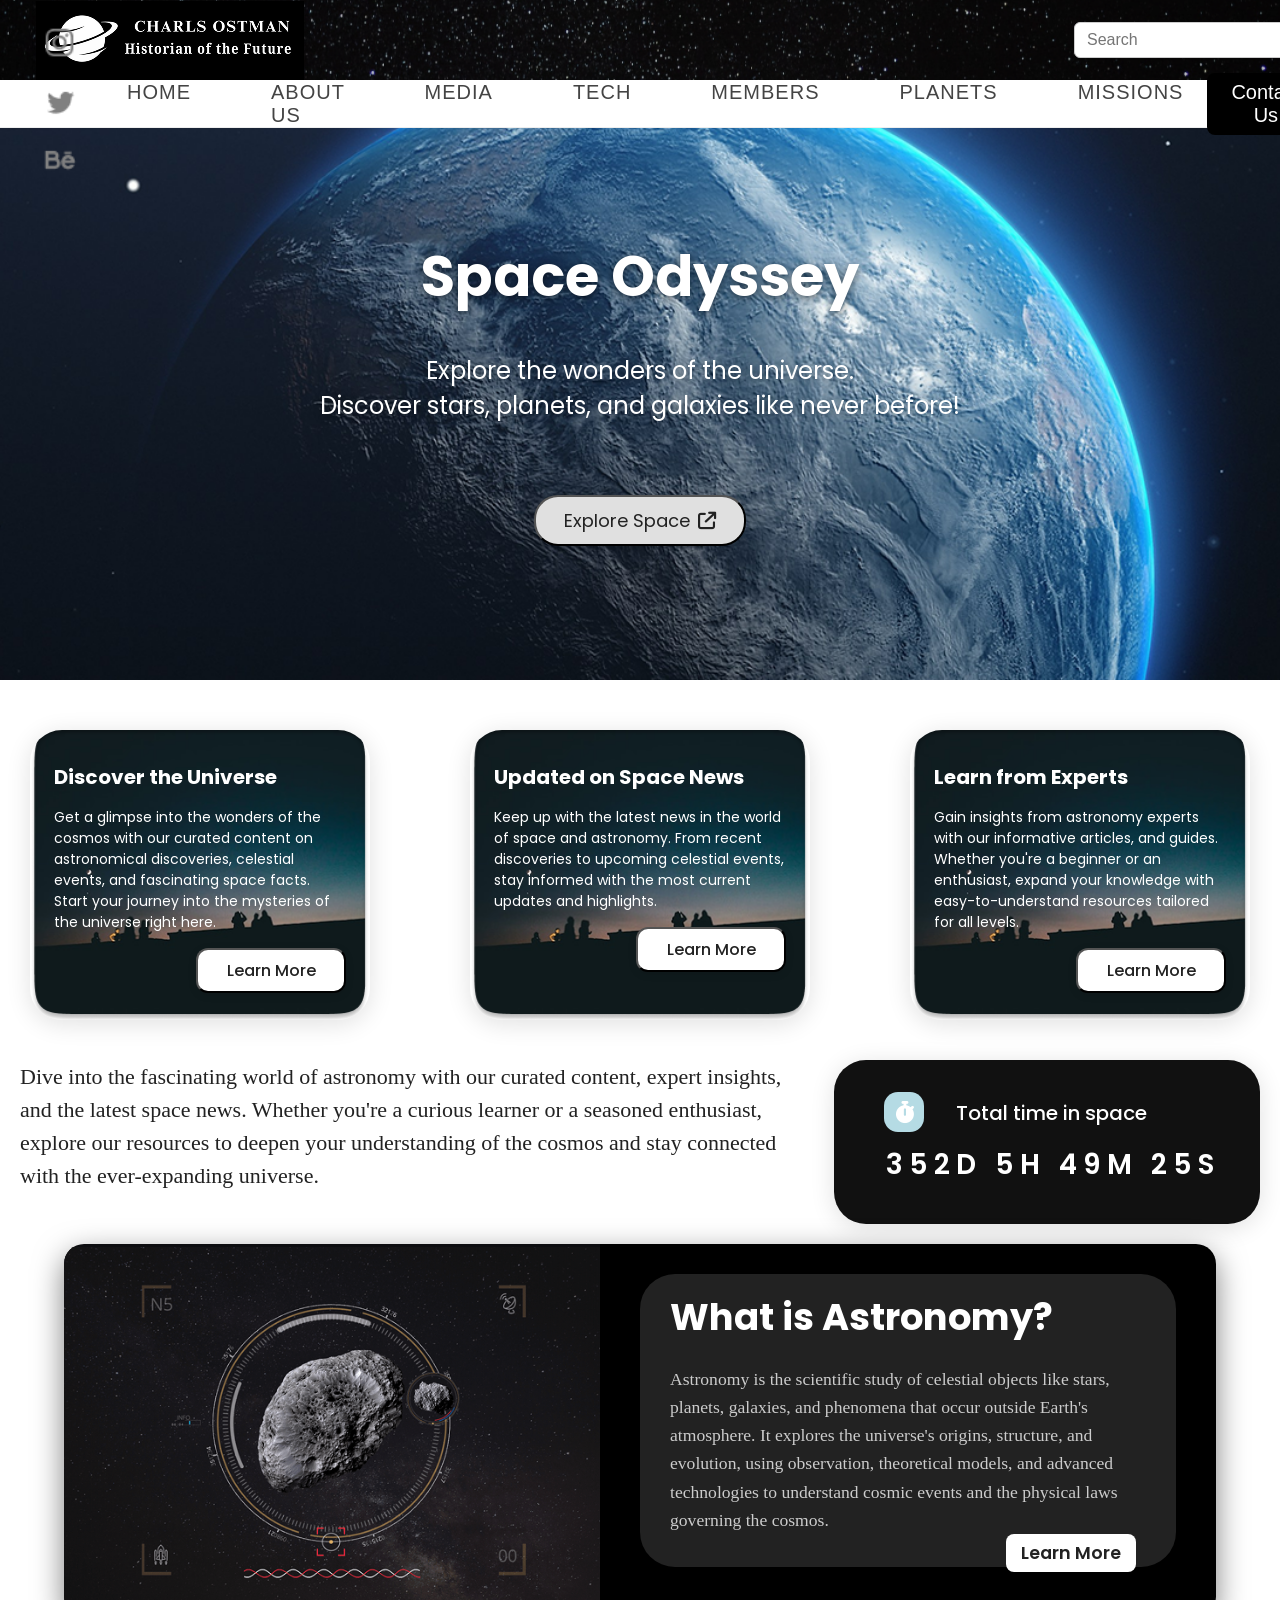
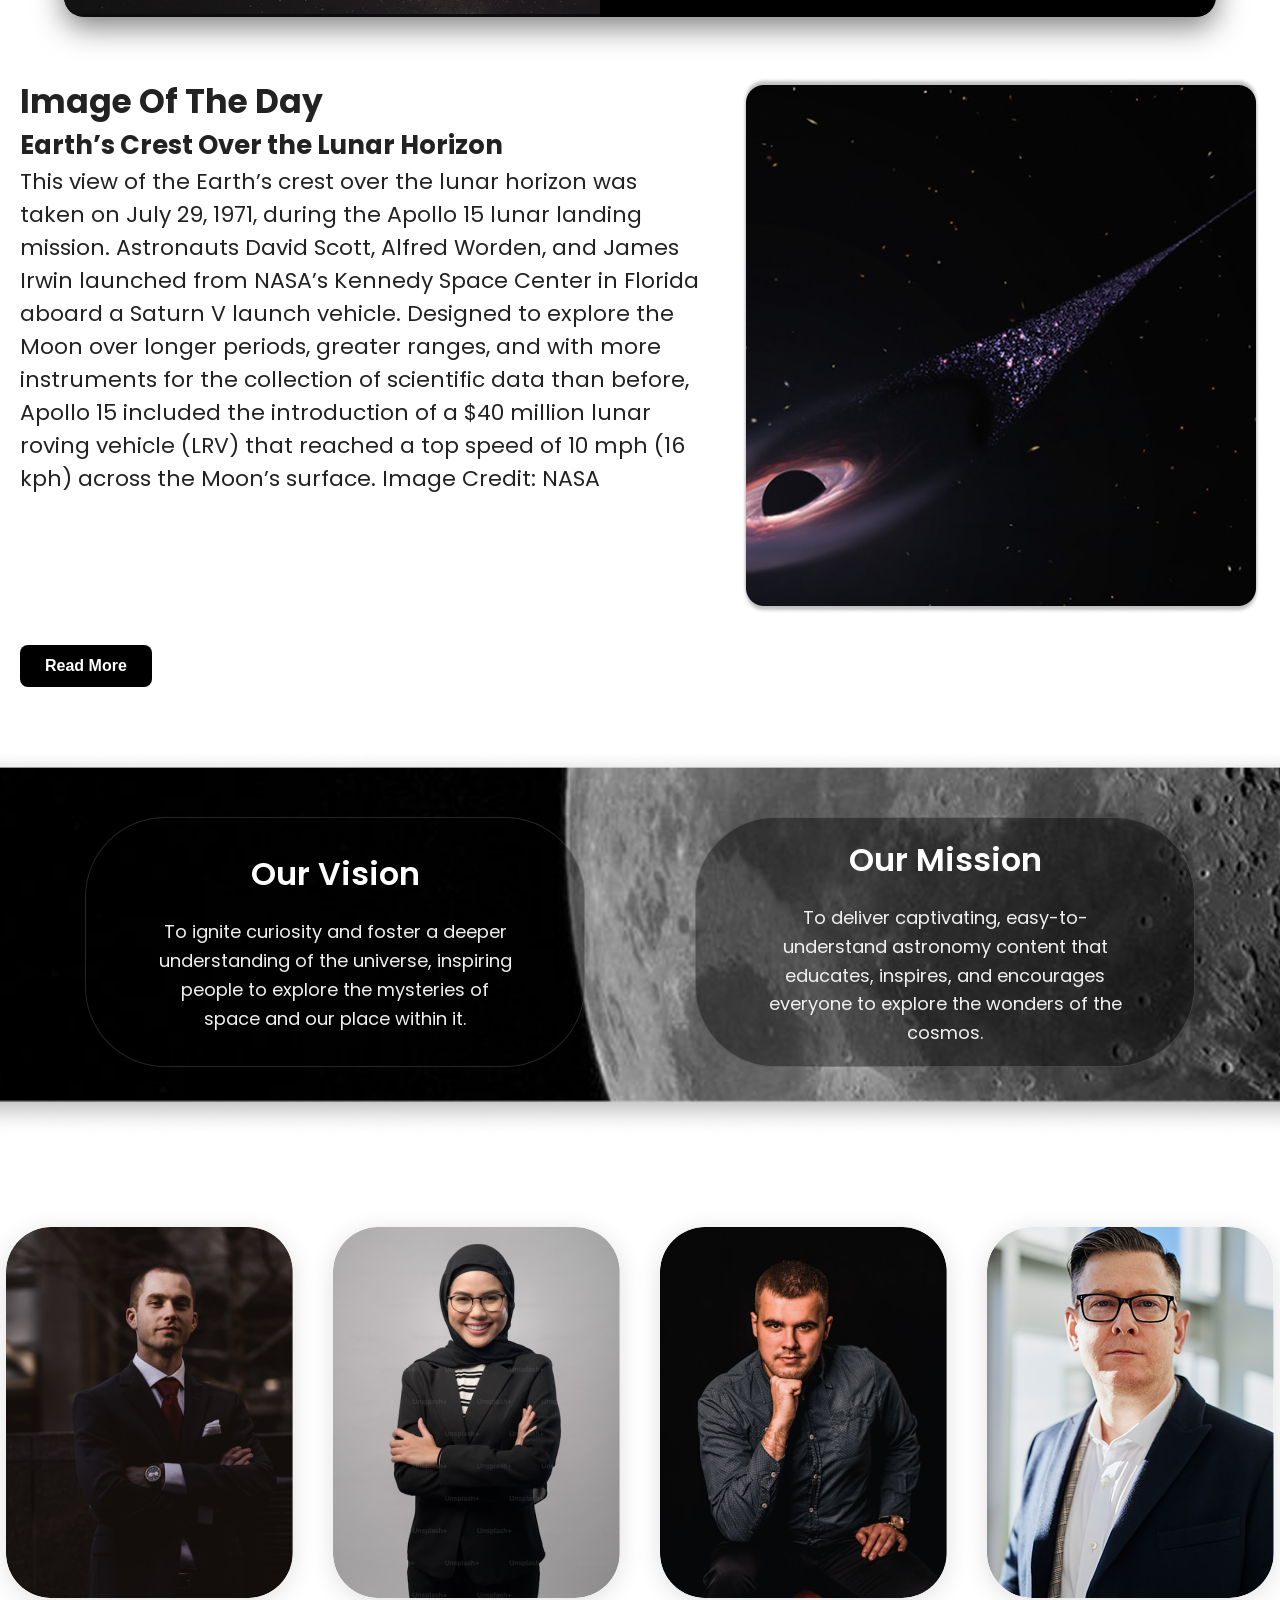
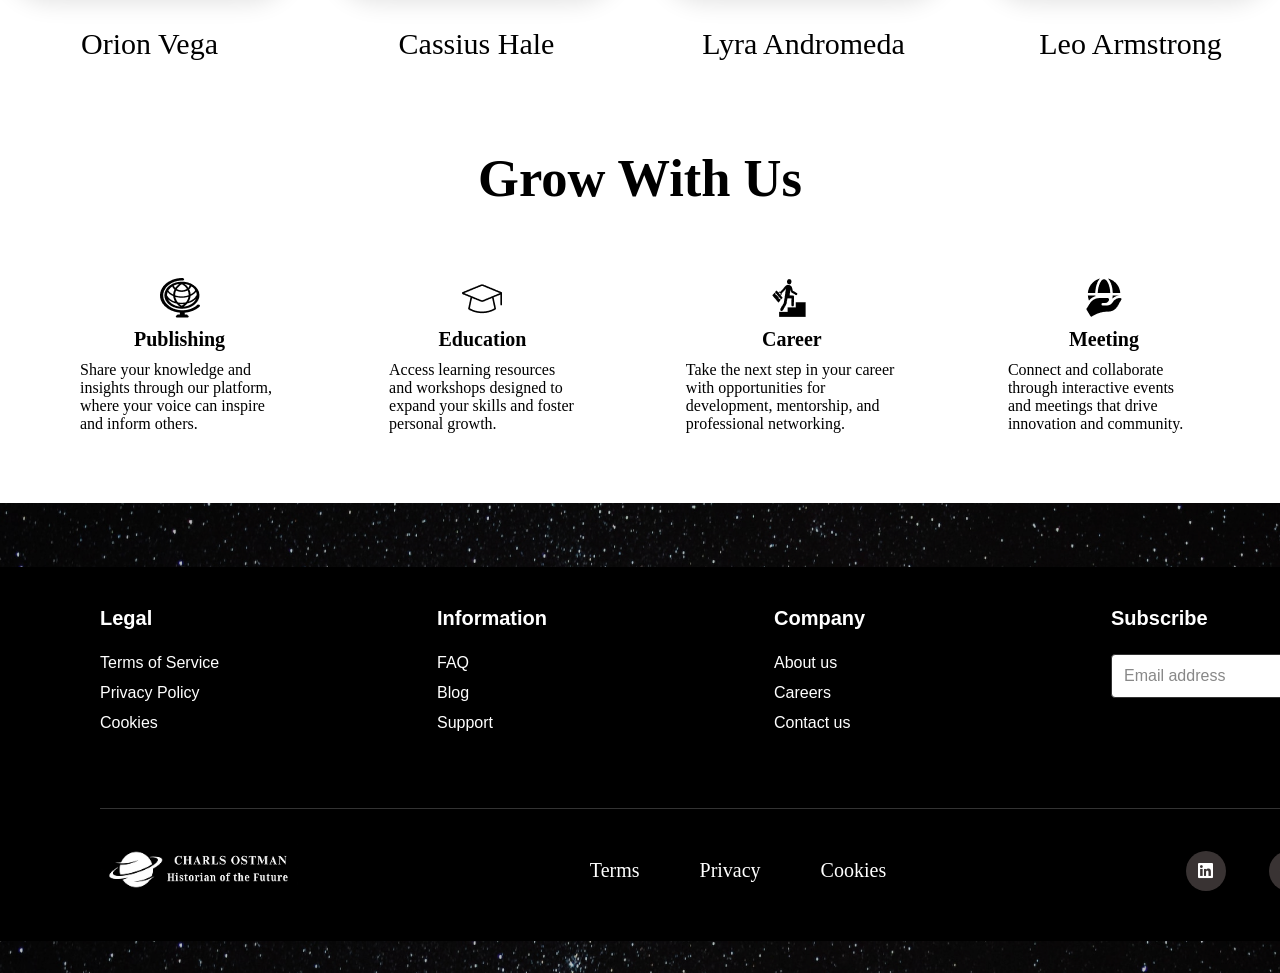
<file: index.html>
<!DOCTYPE html>
<html lang="en">
<head>
    <meta charset="UTF-8">
    <meta name="viewport" content="width=device-width, initial-scale=1.0">
     <link rel="stylesheet" href="css/style.css">
     <link rel="stylesheet" href="https://cdnjs.cloudflare.com/ajax/libs/font-awesome/6.5.1/css/all.min.css" integrity="sha512-..." crossorigin="anonymous" referrerpolicy="no-referrer" />
     <link rel="preconnect" href="https://fonts.googleapis.com">
     <link rel="preconnect" href="https://fonts.gstatic.com" crossorigin>
     <link href="https://fonts.googleapis.com/css2?family=Poppins:wght@500;600&display=swap" rel="stylesheet">
    <title>Space Odyssey</title>
</head>
<body>
    <header>
  <div class="navbar-top">
    <img src="assets/logo.png" alt="logo" class="navbar-logo">
    <div class="navbar-center">
      <input type="text" placeholder="Search" class="navbar-input">
    </div>
    <p class="navbar-lang">English
         <img src="assets/Icon pack.png" alt="arrow" class="navbar-arrow">
    </p>
    <div class="navbar-icons">
      <img src="assets/notification.png" alt="bell" class="navbar-bell">
      <img src="assets/Ellipse 1.png" alt="avatar" class="navbar-ellipse">
    </div>
  </div>

  <div class="navbar-bottom">
    <div class="navbar-social">
      <img src="assets/instagram.png" alt="instagram">
      <img src="assets/twitter.png" alt="twitter">
      <img src="assets/be.png" alt="behance">
    </div>

    <nav class="navbar-menu">
      <a href="index.html">HOME</a>
      <a href="about.html">ABOUT US</a>
      <a href="#">MEDIA</a>
      <a href="#">TECH</a>
      <a href="#">MEMBERS</a>
      <a href="planets.html">PLANETS</a>
      <a href="missions.html">MISSIONS</a>
    </nav>
    <button class="navbar-contact"><a href="contact_us.html">Contact Us</a></button>
  </div>
</header>

<section class="banner">
  <div class="banner-content">
    <h1>Space Odyssey</h1>
    <p>Explore the wonders of the universe.<br>
       Discover stars, planets, and galaxies like never before!</p>
    <button class="banner-btn">
      Explore Space <i class="fa fa-arrow-up-right-from-square"></i>
    </button>
  </div>
</section>

<section class="features">
  <div class="features-cards">
    <div class="feature-card">
      <h2>Discover the Universe</h2>
      <p>
        Get a glimpse into the wonders of the cosmos with our curated content on astronomical discoveries, celestial events, and fascinating space facts. Start your journey into the mysteries of the universe right here.
      </p>
      <button class="feature-btn">Learn More</button>
    </div>

    <div class="feature-card">
      <h2>Updated on Space News</h2>
      <p>
        Keep up with the latest news in the world of space and astronomy. From recent discoveries to upcoming celestial events, stay informed with the most current updates and highlights.
      </p>
      <button class="feature-btn">Learn More</button>
    </div>

    <div class="feature-card">
      <h2>Learn from Experts</h2>
      <p>
      Gain insights from astronomy experts with our informative articles, and guides. Whether you're a beginner or an enthusiast, expand your knowledge with easy-to-understand resources tailored for all levels.
      </p>
      <button class="feature-btn">Learn More</button>
    </div>
  </div>

     <div class="features-container">
     <div class="features-description">
        Dive into the fascinating world of astronomy with our curated content, expert insights, and the latest space news. Whether you're a curious learner or a seasoned enthusiast, explore our resources to deepen your understanding of the cosmos and stay connected with the ever-expanding universe.
     </div>
     <div class="features-time">
        <div class="features-time-card">
            <span class="features-time-icon"><i class="fa-solid fa-stopwatch"></i></span>
            <div class="features-content">
                <span class="features-time-title">Total time in space</span>
                <span class="features-time-value">352D 5H 49M 25S</span>
            </div>
        </div>
      </div>
    </div>

    <section class="astronomy-section">
    <div class="column visual-column">
        <img src="assets/Astro_Kit_NASA.png" alt="Visuel d'un astéroïde dans l'espace" class="asteroid-image">
        </div>
    <div class="column content-column">
        <div class="content-card">
            <h1>What is Astronomy?</h1>
            <p>Astronomy is the scientific study of celestial objects like stars, planets, galaxies, and phenomena that occur outside Earth's atmosphere. It explores the universe's origins, structure, and evolution, using observation, theoretical models, and advanced technologies to understand cosmic events and the physical laws governing the cosmos.</p>
            <button class="learn-more-button">Learn More</button>
        </div>
    </div>
</section>

 <div class="features-container-day">
     <div class="features-description-day">
        <h2>Image Of The Day</h2>
        <h3>Earth’s Crest Over the Lunar Horizon</h3>
        <p>This view of the Earth’s crest over the lunar horizon was taken on July 29, 1971, during the Apollo 15 lunar landing mission. Astronauts David Scott, Alfred Worden, and James Irwin launched from NASA’s Kennedy Space Center in Florida aboard a Saturn V launch vehicle.
        Designed to explore the Moon over longer periods, greater ranges, and with more instruments for the collection of scientific data than before, Apollo 15 included the introduction of a $40 million lunar roving vehicle (LRV) that reached a top speed of 10 mph (16 kph) across the Moon’s surface.
         Image Credit: NASA</p>
        <button class="read-more-button-day">Read More</button>
     </div>

     <div class="features-time-day">
        <div class="features-card">
           <img src="assets/Frame.png" alt="frame">
        </div>
      </div>
    </div>
   
    <section class="vision-mission-section">
        <div class="vm-card vm-vision">
            <h2>Our Vision</h2>
            <p>
                To ignite curiosity and foster a deeper understanding of the universe, inspiring
                people to explore the mysteries of space and our place within it.
            </p>
        </div>
        
        <div class="vm-card vm-mission">
            <h2>Our Mission</h2>
            <p>
                To deliver captivating, easy-to-understand astronomy content that educates, inspires,
                and encourages everyone to explore the wonders of the cosmos.
            </p>
        </div>
    </section>

  <div class="features-profils">
    <div class="feature-profil1">
        <div class="profil-info">
                <h3>Orion Vega</h3>
            </div>
    </div>
    <div class="feature-profil2">
        <div class="profil-info">
                <h3>Cassius Hale</h3>
            </div>
    </div>
    <div class="feature-profil3">
        <div class="profil-info">
                <h3>Lyra Andromeda</h3>
            </div>
    </div>
    <div class="feature-profil4">
        <div class="profil-info">
                <h3>Leo Armstrong</h3>
            </div>
    </div>
  </div>
  
  <div class="feature-grow">
          <div class="feature-grow-title">
            <h2>Grow With Us</h2>
          </div>
          <div class="feature-growers">
            <div class="feature-grower">
                <img src="assets/icon1.png" alt="">
                <h4>Publishing</h4>
                <p>Share your knowledge and insights through our platform, where your voice can inspire and inform others.</p>
            </div>
            <div class="feature-grower">
                <img src="assets/icon2.png" alt="">
                <h4>Education</h4>
                <p>Access learning resources and workshops designed to expand your skills and foster personal growth.</p>
            </div>
            <div class="feature-grower">
                <img src="assets/icon3.png" alt="">
                <h4>Career</h4>
                <p>Take the next step in your career with opportunities for development, mentorship, and professional networking.</p>
            </div>

            <div class="feature-grower">
                <img src="assets/icon4.png" alt="">
                <h4>Meeting</h4>
                <p>Connect and collaborate through interactive events and meetings that drive innovation and community.</p>
            </div>
         </div>
        </div>

</section>
    <footer class="footer">
    <div class="footer-content">
        <div class="footer-columns">
            <div class="footer-column">
                <h3>Legal</h3>
                <ul>
                    <li><a href="#">Terms of Service</a></li>
                    <li><a href="#">Privacy Policy</a></li>
                    <li><a href="#">Cookies</a></li>
                </ul>
            </div>
            <div class="footer-column">
                <h3>Information</h3>
                <ul>
                    <li><a href="#">FAQ</a></li>
                    <li><a href="#">Blog</a></li>
                    <li><a href="#">Support</a></li>
                </ul>
            </div>
            <div class="footer-column">
                <h3>Company</h3>
                <ul>
                    <li><a href="#">About us</a></li>
                    <li><a href="#">Careers</a></li>
                    <li><a href="#">Contact us</a></li>
                </ul>
            </div>

            <div class="footer-column">
                <h3>Subscribe</h3>
                <div class="subscribe-form">
                    <input type="email" placeholder="Email address">
                </div>
            </div>
        </div>

        <div class="footer-bottom">
            <div class="footer-logo">
                <img src="assets/logo.png" alt="Charles Ostman">
            </div>
            <div class="footer-links">
                <a href="#">Terms</a>
                <a href="#">Privacy</a>
                <a href="#">Cookies</a>
            </div>
            <div class="footer-social">
                <span class="footer-social-icon"><i class="fa-brands fa-linkedin"></i></span>
                <span class="footer-social-icon"><i class="fa-brands fa-facebook"></i></span>
                <span class="footer-social-icon"><i class="fa-brands fa-x-twitter"></i></span>
            </div>
        </div>
    </div>
</footer>
</body>
</html>
</file>
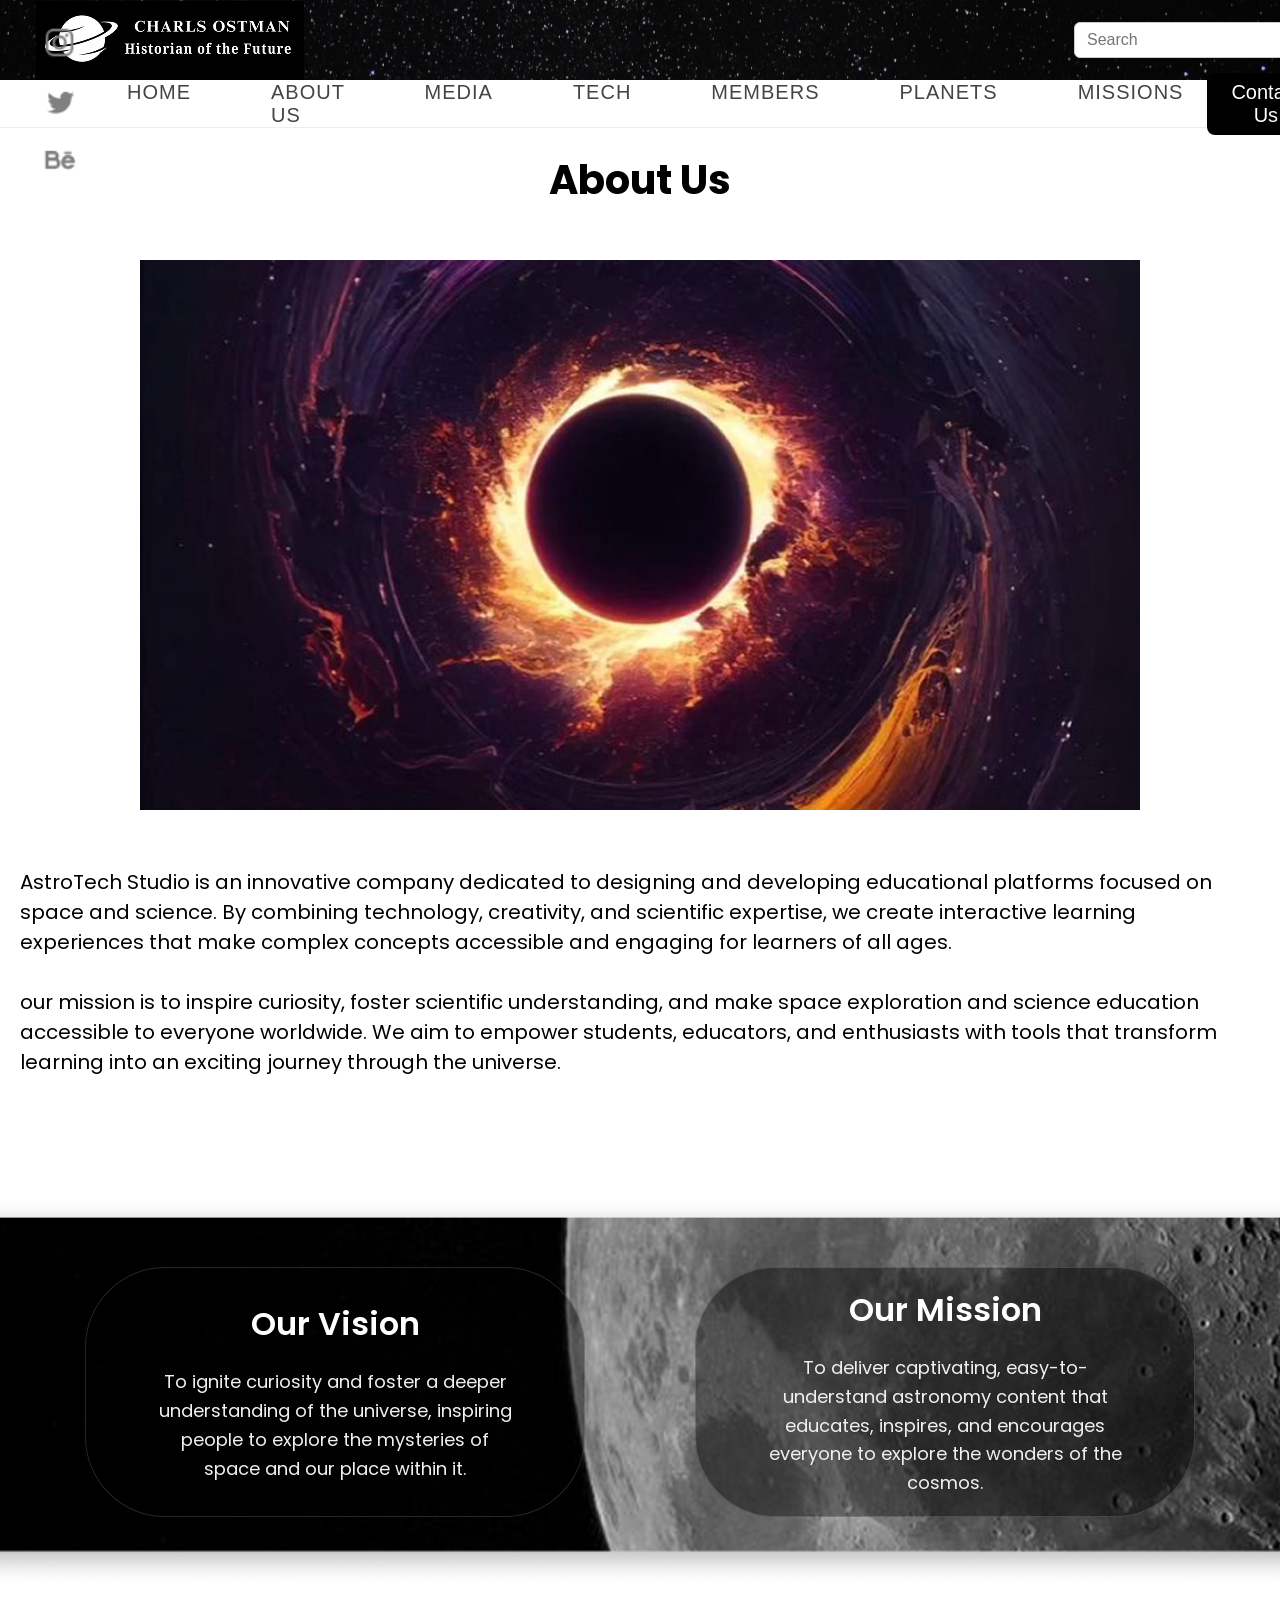
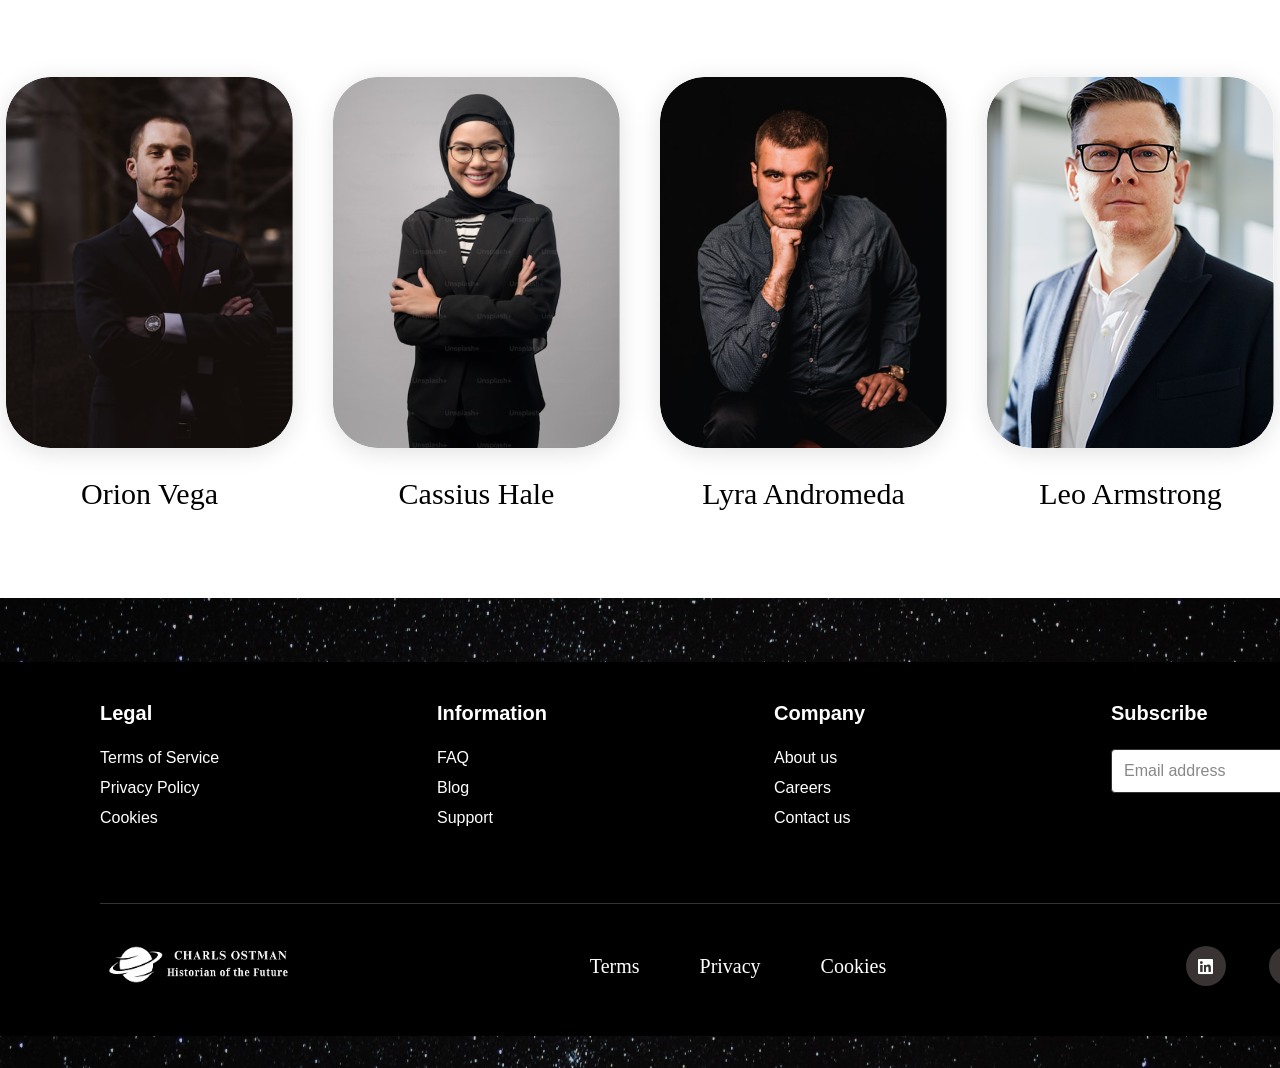
<file: about.html>
<!DOCTYPE html>
<html lang="en">
<head>
    <meta charset="UTF-8">
    <meta name="viewport" content="width=device-width, initial-scale=1.0">
     <link rel="stylesheet" href="css/style.css">
     <link rel="stylesheet" href="https://cdnjs.cloudflare.com/ajax/libs/font-awesome/6.5.1/css/all.min.css" integrity="sha512-..." crossorigin="anonymous" referrerpolicy="no-referrer" />
     <link rel="preconnect" href="https://fonts.googleapis.com">
     <link rel="preconnect" href="https://fonts.gstatic.com" crossorigin>
     <link href="https://fonts.googleapis.com/css2?family=Poppins:wght@500;600&display=swap" rel="stylesheet">
    <title>About Us</title>
</head>
<body>
     <header>
  <div class="navbar-top">
    <img src="assets/logo.png" alt="logo" class="navbar-logo">
    <div class="navbar-center">
      <input type="text" placeholder="Search" class="navbar-input">
    </div>
    <p class="navbar-lang">English
         <img src="assets/Icon pack.png" alt="arrow" class="navbar-arrow">
    </p>
    <div class="navbar-icons">
      <img src="assets/notification.png" alt="bell" class="navbar-bell">
      <img src="assets/Ellipse 1.png" alt="avatar" class="navbar-ellipse">
    </div>
  </div>

  <div class="navbar-bottom">
    <div class="navbar-social">
      <img src="assets/instagram.png" alt="instagram">
      <img src="assets/twitter.png" alt="twitter">
      <img src="assets/be.png" alt="behance">
    </div>

    <nav class="navbar-menu">
      <a href="index.html">HOME</a>
      <a href="about.html">ABOUT US</a>
      <a href="#">MEDIA</a>
      <a href="#">TECH</a>
      <a href="#">MEMBERS</a>
      <a href="planets.html">PLANETS</a>
      <a href="missions.html">MISSIONS</a>
    </nav>
    <button class="navbar-contact"><a href="contact_us.html">Contact Us</a></button>
  </div>
</header>

<section class="about-section">
<h1>About Us</h1>
<div class="about-image-container">
    <img src="assets/Artsl3.png" alt="">
    <p>AstroTech Studio is an innovative company dedicated to designing and developing educational platforms focused on space and science. By combining technology, creativity, and scientific expertise, we create interactive learning experiences that make complex concepts accessible and engaging for learners of all ages.</p>
    
    <p>our mission is to inspire curiosity, foster scientific understanding, and make space exploration and science education accessible to everyone worldwide. We aim to empower students, educators, and enthusiasts with tools that transform learning into an exciting journey through the universe.</p>
</div>

</section>

<section class="vision-mission-section">
    
        <div class="vm-card vm-vision">
            <h2>Our Vision</h2>
            <p>
                To ignite curiosity and foster a deeper understanding of the universe, inspiring
                people to explore the mysteries of space and our place within it.
            </p>
        </div>
        
        <div class="vm-card vm-mission">
            <h2>Our Mission</h2>
            <p>
                To deliver captivating, easy-to-understand astronomy content that educates, inspires,
                and encourages everyone to explore the wonders of the cosmos.
            </p>
        </div>
    
    </section>

<div class="features-profils">
    <div class="feature-profil1">
        <div class="profil-info">
                <h3>Orion Vega</h3>
            </div>
    </div>
    <div class="feature-profil2">
        <div class="profil-info">
                <h3>Cassius Hale</h3>
            </div>
    </div>
    <div class="feature-profil3">
        <div class="profil-info">
                <h3>Lyra Andromeda</h3>
            </div>
    </div>
    <div class="feature-profil4">
        <div class="profil-info">
                <h3>Leo Armstrong</h3>
            </div>
    </div>
  </div>  

<footer class="footer">
    <div class="footer-content">
        <div class="footer-columns">
            <div class="footer-column">
                <h3>Legal</h3>
                <ul>
                    <li><a href="#">Terms of Service</a></li>
                    <li><a href="#">Privacy Policy</a></li>
                    <li><a href="#">Cookies</a></li>
                </ul>
            </div>
            <div class="footer-column">
                <h3>Information</h3>
                <ul>
                    <li><a href="#">FAQ</a></li>
                    <li><a href="#">Blog</a></li>
                    <li><a href="#">Support</a></li>
                </ul>
            </div>
            <div class="footer-column">
                <h3>Company</h3>
                <ul>
                    <li><a href="#">About us</a></li>
                    <li><a href="#">Careers</a></li>
                    <li><a href="#">Contact us</a></li>
                </ul>
            </div>

            <div class="footer-column">
                <h3>Subscribe</h3>
                <div class="subscribe-form">
                    <input type="email" placeholder="Email address">
                </div>
            </div>
        </div>

        <div class="footer-bottom">
            <div class="footer-logo">
                <img src="assets/logo.png" alt="Charles Ostman">
            </div>
            <div class="footer-links">
                <a href="#">Terms</a>
                <a href="#">Privacy</a>
                <a href="#">Cookies</a>
            </div>
            <div class="footer-social">
                <span class="footer-social-icon"><i class="fa-brands fa-linkedin"></i></span>
                <span class="footer-social-icon"><i class="fa-brands fa-facebook"></i></span>
                <span class="footer-social-icon"><i class="fa-brands fa-x-twitter"></i></span>
            </div>
        </div>
    </div>
</footer>
</body>
</html>
</file>
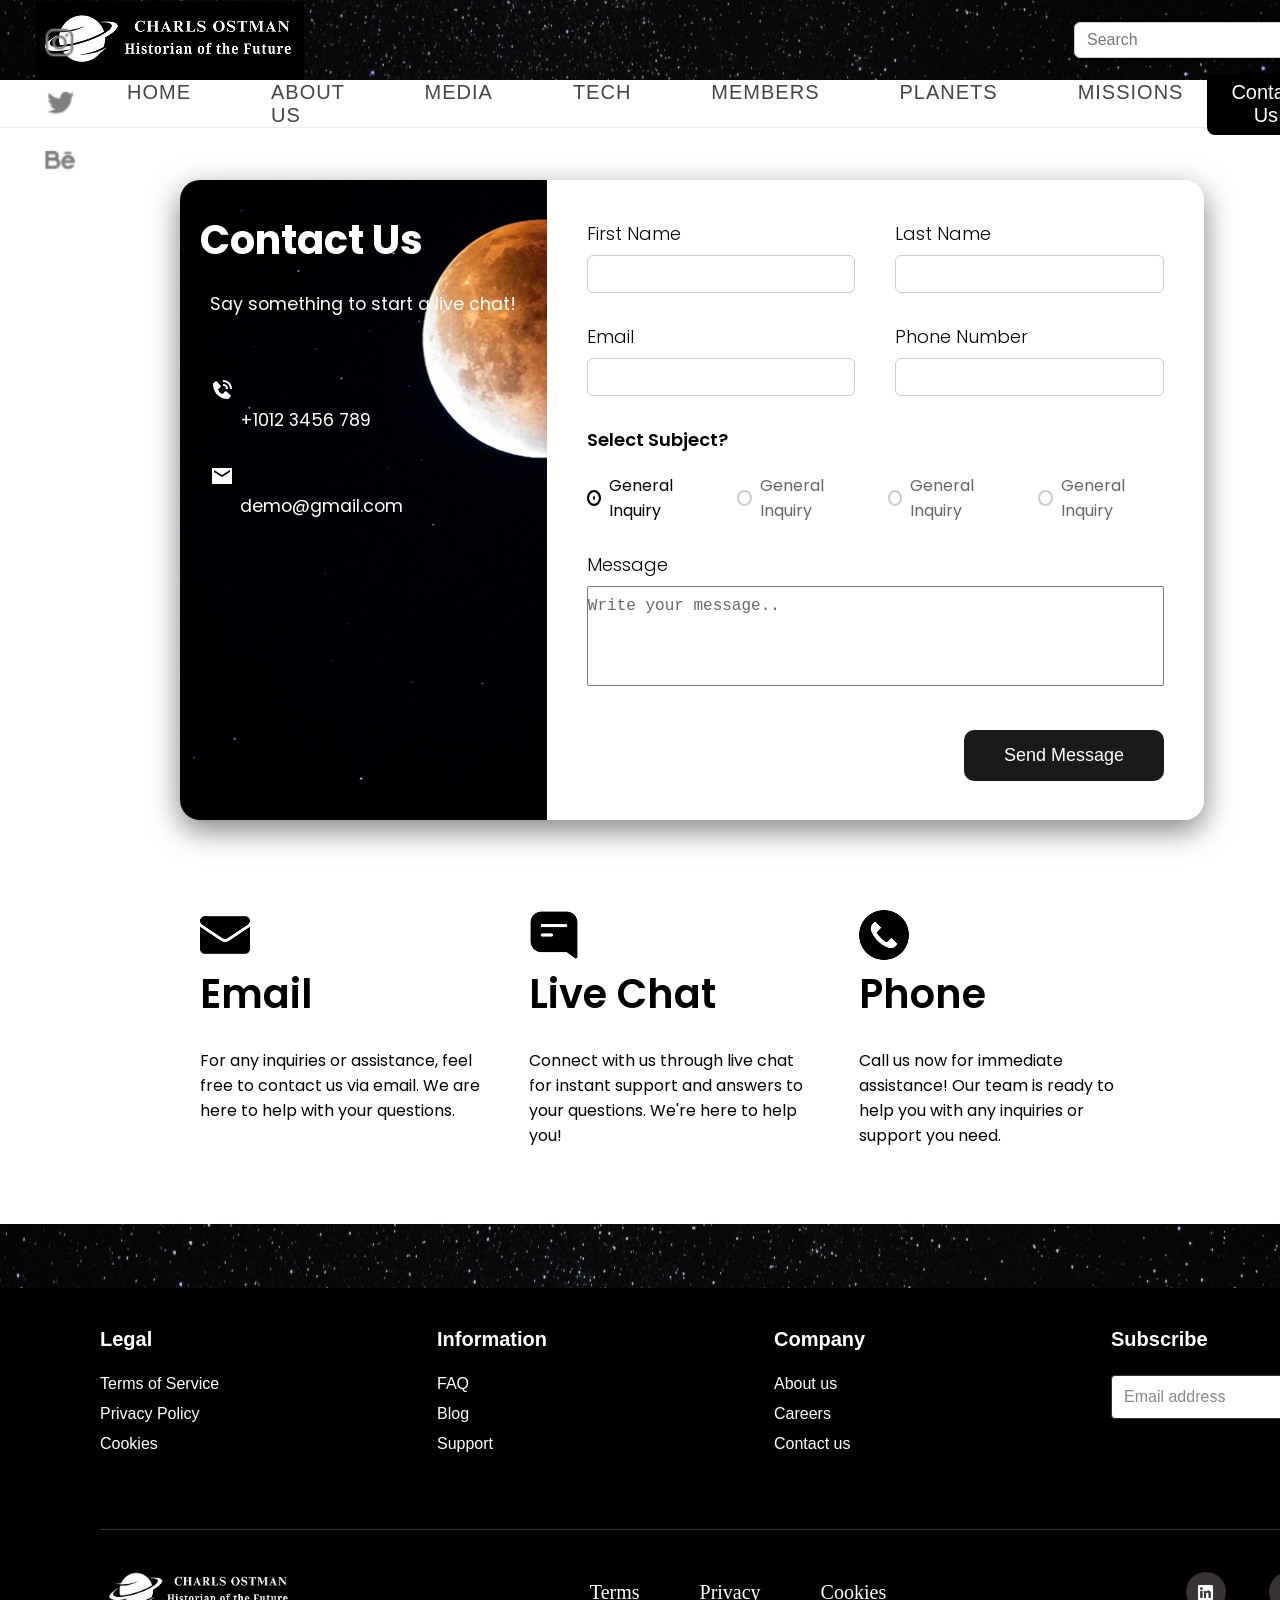
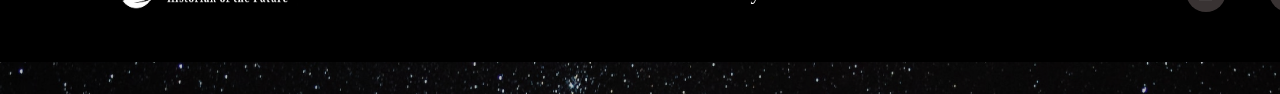
<file: contact_us.html>
<!DOCTYPE html>
<html lang="en">
<head>
    <meta charset="UTF-8">
    <meta name="viewport" content="width=device-width, initial-scale=1.0">
     <link rel="stylesheet" href="css/style.css">
     <link rel="stylesheet" href="https://cdnjs.cloudflare.com/ajax/libs/font-awesome/6.5.1/css/all.min.css" integrity="sha512-..." crossorigin="anonymous" referrerpolicy="no-referrer" />
     <link rel="preconnect" href="https://fonts.googleapis.com">
     <link rel="preconnect" href="https://fonts.gstatic.com" crossorigin>
     <link href="https://fonts.googleapis.com/css2?family=Poppins:wght@500;600&display=swap" rel="stylesheet">
     <script src="scripts.js"></script>
    <title>About Us</title>
</head>
<body>
     <header>
  <div class="navbar-top">
    <img src="assets/logo.png" alt="logo" class="navbar-logo">
    <div class="navbar-center">
      <input type="text" placeholder="Search" class="navbar-input">
    </div>
    <p class="navbar-lang">English
         <img src="assets/Icon pack.png" alt="arrow" class="navbar-arrow">
    </p>
    <div class="navbar-icons">
      <img src="assets/notification.png" alt="bell" class="navbar-bell">
      <img src="assets/Ellipse 1.png" alt="avatar" class="navbar-ellipse">
    </div>
  </div>

  <div class="navbar-bottom">
    <div class="navbar-social">
      <img src="assets/instagram.png" alt="instagram">
      <img src="assets/twitter.png" alt="twitter">
      <img src="assets/be.png" alt="behance">
    </div>

    <nav class="navbar-menu">
      <a href="index.html">HOME</a>
      <a href="about.html">ABOUT US</a>
      <a href="#">MEDIA</a>
      <a href="#">TECH</a>
      <a href="#">MEMBERS</a>
      <a href="planets.html">PLANETS</a>
      <a href="missions.html">MISSIONS</a>
    </nav>
    <button class="navbar-contact"><a href="contact_us.html">Contact Us</a></button>
  </div>
</header>

    <section class="contact-section">
        <div class="contact-card">
            <h2>Contact Us</h2>
            <p>Say something to start a live chat!</p>
        <div class="contact-info">
            <img src="assets/icon_font_2.png" alt="Phone">
            <p>+1012 3456 789</p>
            <img src="assets/icon_email_2.png" alt="email">
            <p>demo@gmail.com</p>
        </div>    
        </div>

        
    <div class="form-contact">
    <form id="contact-form" onsubmit="return validateForm(event)">
        <div class="form-row">
            <div class="form-group">
                <label for="first-name">First Name</label>
                <input class="form-input" type="text" id="first-name" name="first-name">
                <span class="error-message" id="error-first-name"></span>
            </div>
            <div class="form-group">
                <label for="last-name">Last Name</label>
                <input class="form-input" type="text" id="last-name" name="last-name">
                <span class="error-message" id="error-last-name"></span>
            </div>
        </div>
  

        <div class="form-row">
            <div class="form-group">
                <label for="email">Email</label>
                <input class="form-input" type="email" id="email" name="email">
                <span class="error-message" id="error-email"></span>
            </div>
            <div class="form-group">
                <label for="phone-number">Phone Number</label>
                <input class="form-input" type="tel" id="phone-number" name="phone-number">
                <span class="error-message" id="error-phone-number"></span>
            </div>
        </div>

        <div class="subject-selection">
            <p class="label-subject">Select Subject?</p>
            <div class="radio-group">
                <input type="radio" id="inquiry1" name="subject" value="General Inquiry" checked>
                <label for="inquiry1">General Inquiry</label>

                <input type="radio" id="inquiry2" name="subject" value="General Inquiry">
                <label for="inquiry2">General Inquiry</label>

                <input type="radio" id="inquiry3" name="subject" value="General Inquiry">
                <label for="inquiry3">General Inquiry</label>

                <input type="radio" id="inquiry4" name="subject" value="General Inquiry">
                <label for="inquiry4">General Inquiry</label>
            </div>
            <span class="error-message" id="error-subject"></span>
        </div>

        <div class="form-group message-area">
            <label for="message">Message</label>
            <textarea id="message" name="message" placeholder="Write your message.."></textarea>
            <span class="error-message" id="error-message"></span>
        </div>

        <button type="submit" class="send-message-btn" onclick="return validateAndSubmit(event)">
  Send Message
</button>
    </form>
</div>
</section>

    <div class="contact-icon-columns">
        <div class="contact-icon-column">
            <img src="assets/icon-email.png" alt="icon-email">
          <h3>Email</h3>
          <p>For any inquiries or assistance, feel free to contact us via email. We are here to help with your questions.</p> 
        </div>

        <div class="contact-icon-column">
            <img src="assets/icon-chat.png" alt="icon-chat">
          <h3>Live Chat</h3>
          <p>Connect with us through live chat for instant support and answers to your questions. We're here to help you!</p> 
        </div>

        <div class="contact-icon-column">
            <img src="assets/icon-phone.png" alt="icon-phone">
          <h3>Phone</h3>
          <p>Call us now for immediate assistance! Our team is ready to help you with any inquiries or support you need.</p> 
        </div>
    </div>
    
    <footer class="footer">
    <div class="footer-content">
        <div class="footer-columns">
            <div class="footer-column">
                <h3>Legal</h3>
                <ul>
                    <li><a href="#">Terms of Service</a></li>
                    <li><a href="#">Privacy Policy</a></li>
                    <li><a href="#">Cookies</a></li>
                </ul>
            </div>
            <div class="footer-column">
                <h3>Information</h3>
                <ul>
                    <li><a href="#">FAQ</a></li>
                    <li><a href="#">Blog</a></li>
                    <li><a href="#">Support</a></li>
                </ul>
            </div>
            <div class="footer-column">
                <h3>Company</h3>
                <ul>
                    <li><a href="#">About us</a></li>
                    <li><a href="#">Careers</a></li>
                    <li><a href="#">Contact us</a></li>
                </ul>
            </div>

            <div class="footer-column">
                <h3>Subscribe</h3>
                <div class="subscribe-form">
                    <input type="email" placeholder="Email address">
                </div>
            </div>
        </div>

        <div class="footer-bottom">
            <div class="footer-logo">
                <img src="assets/logo.png" alt="Charles Ostman">
            </div>
            <div class="footer-links">
                <a href="#">Terms</a>
                <a href="#">Privacy</a>
                <a href="#">Cookies</a>
            </div>
            <div class="footer-social">
                <span class="footer-social-icon"><i class="fa-brands fa-linkedin"></i></span>
                <span class="footer-social-icon"><i class="fa-brands fa-facebook"></i></span>
                <span class="footer-social-icon"><i class="fa-brands fa-x-twitter"></i></span>
            </div>
        </div>
    </div>
</footer>
</body>
</html>
</file>
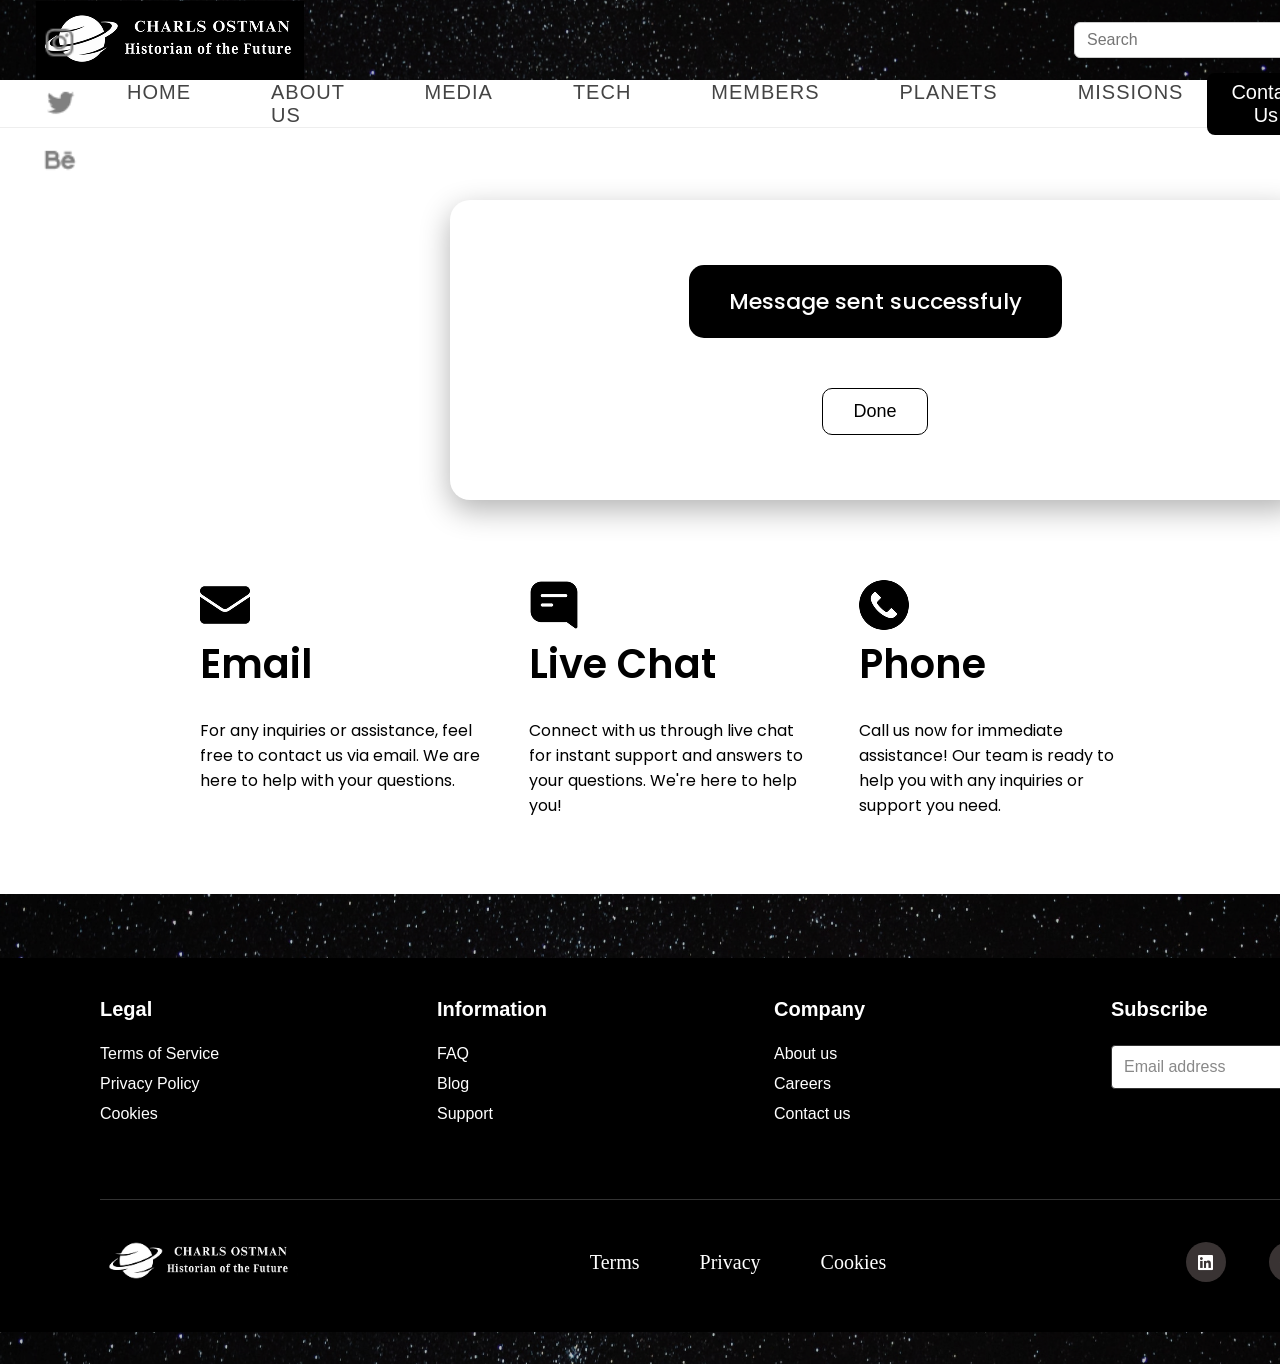
<file: contact_us_success.html>
<!DOCTYPE html>
<html lang="en">
<head>
    <meta charset="UTF-8">
    <meta name="viewport" content="width=device-width, initial-scale=1.0">
     <link rel="stylesheet" href="css/style.css">
     <link rel="stylesheet" href="https://cdnjs.cloudflare.com/ajax/libs/font-awesome/6.5.1/css/all.min.css" integrity="sha512-..." crossorigin="anonymous" referrerpolicy="no-referrer" />
     <link rel="preconnect" href="https://fonts.googleapis.com">
     <link rel="preconnect" href="https://fonts.gstatic.com" crossorigin>
     <link href="https://fonts.googleapis.com/css2?family=Poppins:wght@500;600&display=swap" rel="stylesheet">
    <title>About Us</title>
</head>
<body>
     <header>
  <div class="navbar-top">
    <img src="assets/logo.png" alt="logo" class="navbar-logo">
    <div class="navbar-center">
      <input type="text" placeholder="Search" class="navbar-input">
    </div>
    <p class="navbar-lang">English
         <img src="assets/Icon pack.png" alt="arrow" class="navbar-arrow">
    </p>
    <div class="navbar-icons">
      <img src="assets/notification.png" alt="bell" class="navbar-bell">
      <img src="assets/Ellipse 1.png" alt="avatar" class="navbar-ellipse">
    </div>
  </div>

  <div class="navbar-bottom">
    <div class="navbar-social">
      <img src="assets/instagram.png" alt="instagram">
      <img src="assets/twitter.png" alt="twitter">
      <img src="assets/be.png" alt="behance">
    </div>

    <nav class="navbar-menu">
      <a href="index.html">HOME</a>
      <a href="about.html">ABOUT US</a>
      <a href="#">MEDIA</a>
      <a href="#">TECH</a>
      <a href="#">MEMBERS</a>
      <a href="planets.html">PLANETS</a>
      <a href="missions.html">MISSIONS</a>
    </nav>
    <button class="navbar-contact"><a href="contact_us.html">Contact Us</a></button>
  </div>
</header>

     <div class="contact-section-success">
        <div class="contact-success">
            <p>Message sent successfuly</p>
        </div>
        
            <button class="done-btn"> <a href="index.html">Done</a></button>
        
     </div>

    <div class="contact-icon-columns">
        <div class="contact-icon-column">
            <img src="assets/icon-email.png" alt="icon-email">
          <h3>Email</h3>
          <p>For any inquiries or assistance, feel free to contact us via email. We are here to help with your questions.</p> 
        </div>

        <div class="contact-icon-column">
            <img src="assets/icon-chat.png" alt="icon-chat">
          <h3>Live Chat</h3>
          <p>Connect with us through live chat for instant support and answers to your questions. We're here to help you!</p> 
        </div>

        <div class="contact-icon-column">
            <img src="assets/icon-phone.png" alt="icon-phone">
          <h3>Phone</h3>
          <p>Call us now for immediate assistance! Our team is ready to help you with any inquiries or support you need.</p> 
        </div>
    </div>
    
    <footer class="footer">
    <div class="footer-content">
        <div class="footer-columns">
            <div class="footer-column">
                <h3>Legal</h3>
                <ul>
                    <li><a href="#">Terms of Service</a></li>
                    <li><a href="#">Privacy Policy</a></li>
                    <li><a href="#">Cookies</a></li>
                </ul>
            </div>
            <div class="footer-column">
                <h3>Information</h3>
                <ul>
                    <li><a href="#">FAQ</a></li>
                    <li><a href="#">Blog</a></li>
                    <li><a href="#">Support</a></li>
                </ul>
            </div>
            <div class="footer-column">
                <h3>Company</h3>
                <ul>
                    <li><a href="#">About us</a></li>
                    <li><a href="#">Careers</a></li>
                    <li><a href="#">Contact us</a></li>
                </ul>
            </div>

            <div class="footer-column">
                <h3>Subscribe</h3>
                <div class="subscribe-form">
                    <input type="email" placeholder="Email address">
                </div>
            </div>
        </div>

        <div class="footer-bottom">
            <div class="footer-logo">
                <img src="assets/logo.png" alt="Charles Ostman">
            </div>
            <div class="footer-links">
                <a href="#">Terms</a>
                <a href="#">Privacy</a>
                <a href="#">Cookies</a>
            </div>
            <div class="footer-social">
                <span class="footer-social-icon"><i class="fa-brands fa-linkedin"></i></span>
                <span class="footer-social-icon"><i class="fa-brands fa-facebook"></i></span>
                <span class="footer-social-icon"><i class="fa-brands fa-x-twitter"></i></span>
            </div>
        </div>
    </div>
</footer>

</body>
</html>
</file>
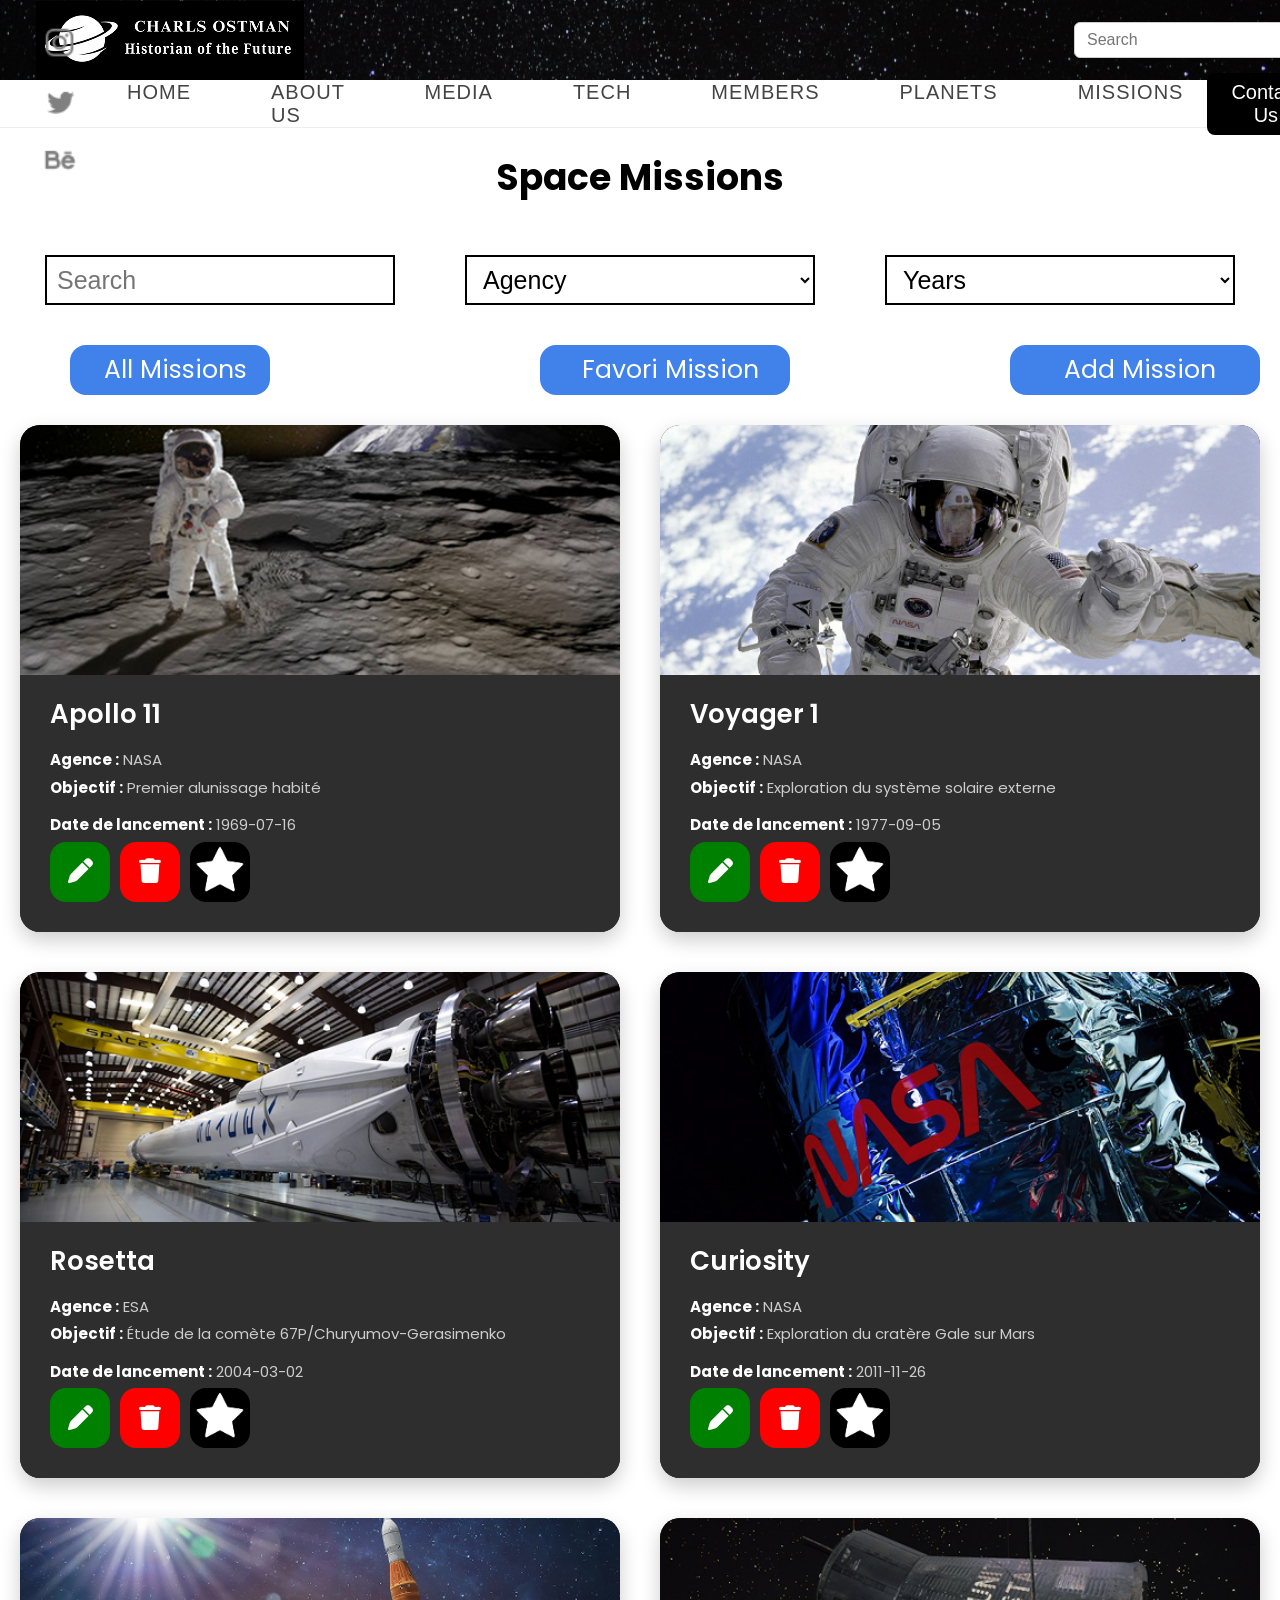
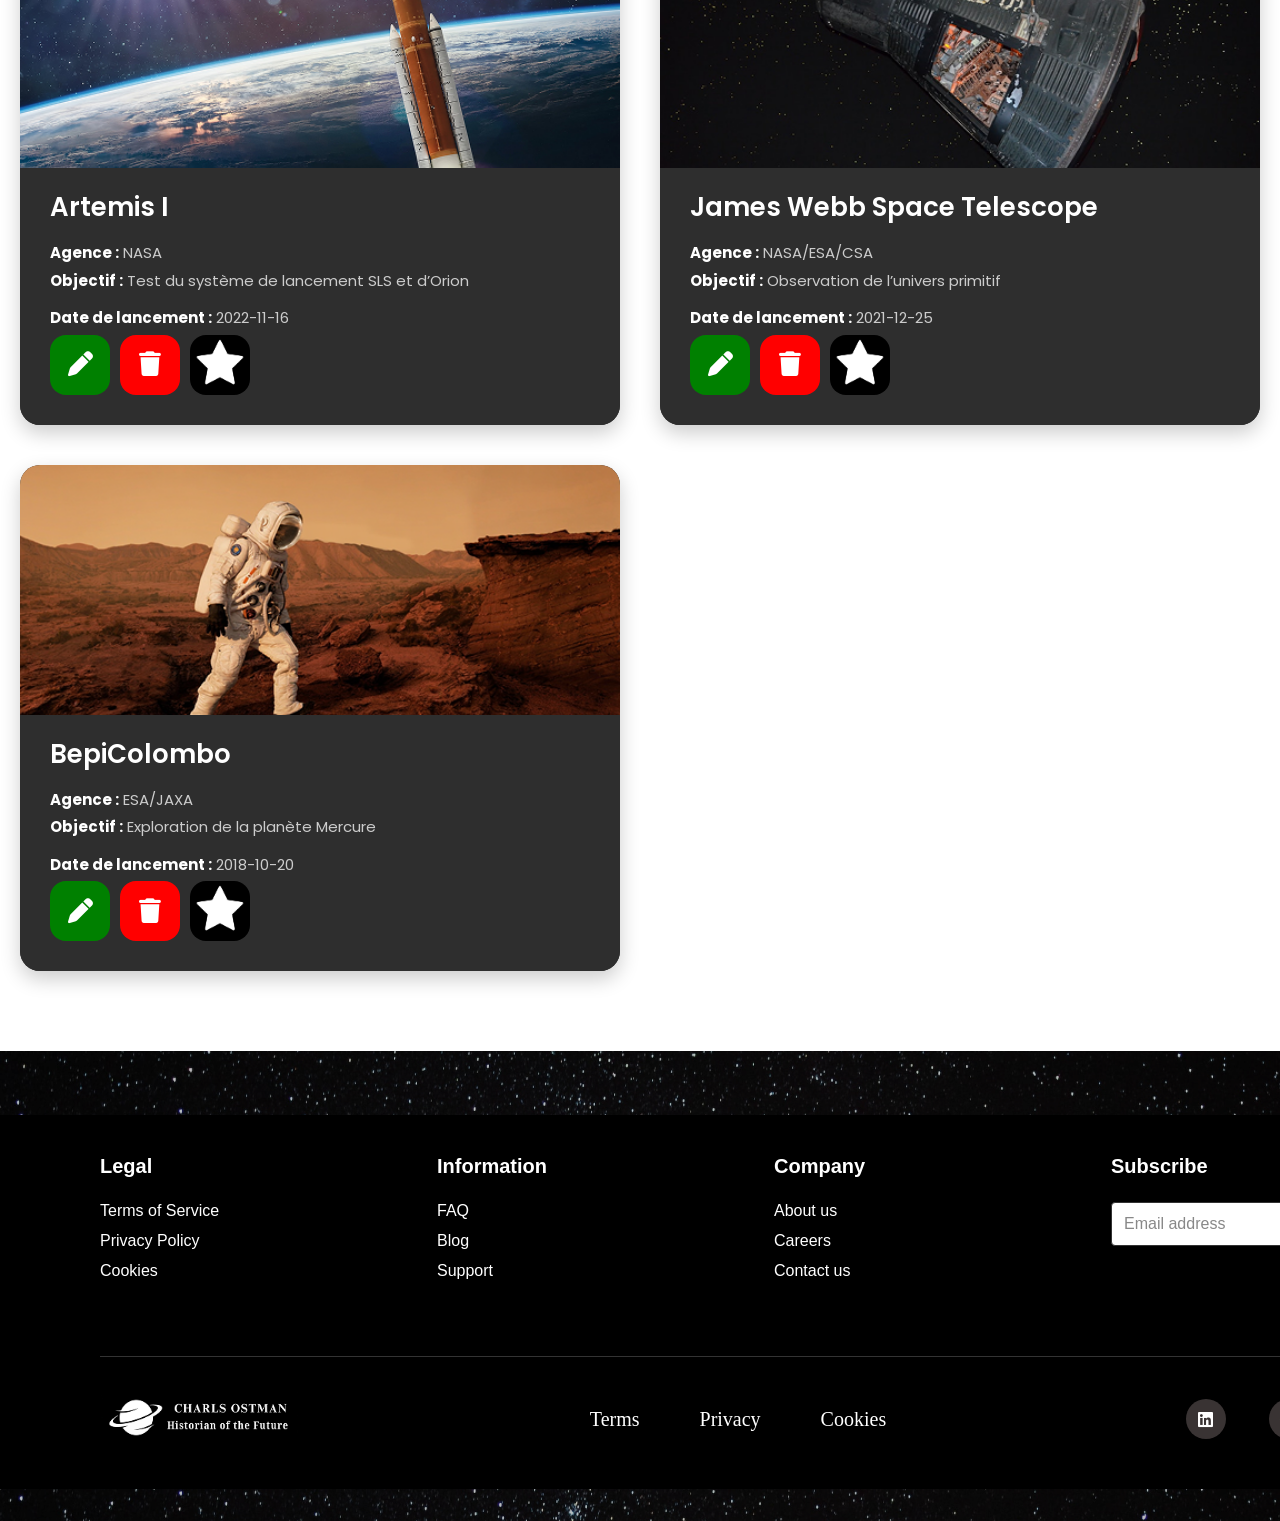
<file: missions.html>
<!DOCTYPE html>
<html lang="en">

<head>
    <meta charset="UTF-8">
    <meta name="viewport" content="width=device-width, initial-scale=1.0">
    <link rel="stylesheet" href="css/style.css">
    <link rel="stylesheet" href="https://cdnjs.cloudflare.com/ajax/libs/font-awesome/6.5.1/css/all.min.css"
        integrity="sha512-..." crossorigin="anonymous" referrerpolicy="no-referrer" />
    <link rel="preconnect" href="https://fonts.googleapis.com">
    <link rel="preconnect" href="https://fonts.gstatic.com" crossorigin>
    <link href="https://fonts.googleapis.com/css2?family=Poppins:wght@500;600&display=swap" rel="stylesheet">
    <script src="scripts.js"></script>
    <link rel="stylesheet" href="https://cdnjs.cloudflare.com/ajax/libs/font-awesome/6.5.0/css/all.min.css">
    <title>Missions</title>
</head>

<body>
    <header>
        <div class="navbar-top">
            <img src="assets/logo.png" alt="logo" class="navbar-logo">
            <div class="navbar-center">
                <input type="text" placeholder="Search" class="navbar-input">
            </div>

            <button class="navbar_favorit_btn">
                <img src="assets/star1.png" alt="star1">
             <span id="favBtn-num">0</span>
             </button>

            <div class="favorit_missions_card">
                <div class="fav-top">
                <h3>Favorite Missions</h3>
                <button class="fav-bt"><img src="assets/close.png" alt="close"></button>
                </div>
                <div class="fav-mis">
                   
                </div>
            </div>

        </div>

        <div class="navbar-bottom">
            <div class="navbar-social">
                <img src="assets/instagram.png" alt="instagram">
                <img src="assets/twitter.png" alt="twitter">
                <img src="assets/be.png" alt="behance">
            </div>

            <nav class="navbar-menu">
                <a href="index.html">HOME</a>
                <a href="about.html">ABOUT US</a>
                <a href="#">MEDIA</a>
                <a href="#">TECH</a>
                <a href="#">MEMBERS</a>
                <a href="planets.html">PLANETS</a>
                <a href="missions.html">MISSIONS</a>
            </nav>
            <button class="navbar-contact"><a href="contact_us.html">Contact Us</a></button>
        </div>
    </header>

    <section class="missions-section">
        <h1>Space Missions</h1>
        <div class="search-add-mission">
            <input class="search-mission" type="text" id="search_mission" onkeyup="searchMissions()"
                placeholder="Search" name="search_mission">

            <select id="agency-filter" onchange="filterMissions()">
                <option value="">Agency</option>
                <option value="NASA">NASA</option>
                <option value="ESA">ESA</option>
                <option value="NASA/ESA/CSA">NASA/ESA/CSA</option>
                <option value="ESA/JAXA">ESA/JAXA</option>
            </select>

            <select id="year-filter" onchange="filterMissions()">
                <option value="">Years</option>
                <option value="1969">1969</option>
                <option value="1977">1977</option>
                <option value="2004">2004</option>
                <option value="2011">2011</option>
                <option value="2018">2018</option>
                <option value="2021">2021</option>
                <option value="2022">2022</option>
            </select>

            <div id="add-form-container" class="modal" style="display: none;">
                <div class="modal-content">
                    <h3 id="modal-title" class="modal_title">Add Mission</h3>

                    <form id="add-mission-form">
                        <input type="hidden" id="edit-index" value="-1">

                        <label>Name</label>
                        <input type="text" id="new-name" class="new-name" placeholder="Name"><br>
                        <label>Agency</label>
                        <input type="text" id="new-agency" class="new-name" placeholder="Agency"><br>
                        <label>Objective</label>
                        <textarea id="new-objective" class="new-objective" placeholder="Objective"></textarea><br>
                        <label>Date</label>
                        <input type="date" class="new-date" id="new-date"><br>
                        <label>Image</label>
                        <input type="url" class="new-image" id="new-image"><br>

                        <button type="button" class="buttons-btn" id="submit-btn">Add</button>
                        <button type="button" class="buttons-btn" onclick="closeAddForm()">Cancel</button>
                    </form>
                </div>
            </div>
        </div>

        <div class="filter-mission">
            <button class="all-mission" onclick="showAllMissions()"> All Missions </button>
            <button class="favori-mission"> Favori Mission </button>
            <button class="add-mission" onclick="openAddForm()"> Add Mission </button>

        </div>
        <div class="missions-grid" id="missions">
            <!-- 
        <div class="mission-card">
            <div class="mission-image-container">
                <img src="assets/apollo11.png" alt="Apollo 11 astronaut on the moon" class="mission-image">
            </div>
            <div class="mission-info">
                <h2>mission.nom</h2>
                <p><strong>Agency:</strong> NASA (USA)</p>
                <p class="goal"><strong>Goal:</strong> First crewed mission to land humans on the Moon and return them safely to Earth.</p>
                <p class="date"><strong>Launch Date:</strong> July 16, 1969</p>
            </div>
        </div>

        <div class="mission-card">
            <div class="mission-image-container">
                <img src="assets/voyager1.png" alt="Astronaut outside space station" class="mission-image">
            </div>
            <div class="mission-info">
                <h2>Voyager 1</h2>
                <p><strong>Agency:</strong> NASA (USA)</p>
                <p class="goal"><strong>Goal:</strong> Study the outer Solar System (Jupiter, Saturn) and interstellar space.</p>
                <p class="date"><strong>Launch Date:</strong> September 5, 1977</p>
            </div>
        </div>

        <div class="mission-card">
            <div class="mission-image-container">
                <img src="assets/hubble.png" alt="Star cluster" class="mission-image">
            </div>
            <div class="mission-info">
                <h2>Hubble Space Telescope</h2>
                <p><strong>Agency:</strong> NASA & ESA (USA/Europe)</p>
                <p class="goal"><strong>Goal:</strong> Space-based observatory to capture deep-space images and study galaxies, stars, and planets.</p>
                <p class="date"><strong>Launch Date:</strong> April 24, 1990</p>
            </div>
        </div>

        <div class="mission-card">
            <div class="mission-image-container">
                <img src="assets/mars_path.png" alt="Astronaut on Mars" class="mission-image">
            </div>
            <div class="mission-info">
                <h2>Mars Pathfinder</h2>
                <p><strong>Agency:</strong> NASA (USA)</p>
                <p class="goal"><strong>Goal:</strong> Demonstrate a low-cost way to deliver a lander and rover to Mars, study Martian geology and atmosphere.</p>
                <p class="date"><strong>Launch Date:</strong> December 4, 1996</p>
            </div>
        </div>

        <div class="mission-card">
            <div class="mission-image-container">
                <img src="assets/curiosity.png" alt="curiosity rover" class="mission-image">
            </div>
            <div class="mission-info">
                <h2>Curiosity Rover</h2>
                <p><strong>Agency:</strong> NASA (USA)</p>
                <p class="goal"><strong>Goal:</strong> Explore Gale Crater on Mars to study habitability and search for signs of microbial life.</p>
                <p class="date"><strong>Launch Date:</strong>November 26, 2011</p>
            </div>
        </div>

        <div class="mission-card">
            <div class="mission-image-container">
                <img src="assets/rosetta.png" alt="Rosetta" class="mission-image">
            </div>
            <div class="mission-info">
                <h2>Rosetta</h2>
                <p><strong>Agency:</strong>ESA (Europe)</p>
                <p class="goal"><strong>Goal:</strong> First mission to orbit and land a probe (Philae) on a comet (67P/Churyumov–Gerasimenko).</p>
                <p class="date"><strong>Launch Date:</strong> March 2, 2004</p>
            </div>
        </div>

        <div class="mission-card">
            <div class="mission-image-container">
                <img src="assets/james.png" alt="James" class="mission-image">
            </div>
            <div class="mission-info">
                <h2>James Webb Space Telescope</h2>
                <p><strong>Agency:</strong>NASA & ESA (USA/Europe)</p>
                <p class="goal"><strong>Goal:</strong> Successor to Hubble; study the early universe, exoplanets, and cosmic formation.</p>
                <p class="date"><strong>Launch Date:</strong> April 24, 1990</p>
            </div>
        </div>

        <div class="mission-card">
            <div class="mission-image-container">
                <img src="assets/Artemis-1.png" alt="Artemis" class="mission-image">
            </div>
            <div class="mission-info">
                <h2>Artemis I</h2>
                <p><strong>Agency:</strong>NASA (USA)</p>
                <p class="goal"><strong>Goal:</strong>Uncrewed test flight around the Moon as part of the Artemis program to return humans to the Moon.</p>
                <p class="date"><strong>Launch Date:</strong>November 16, 2022</p>
            </div>
        </div>

        
        <div class="mission-card">
            <div class="mission-image-container">
                <img src="assets/change4.png" alt="Chang’e" class="mission-image">
            </div>
            <div class="mission-info">
                <h2>Chang’e 4</h2>
                <p><strong>Agency:</strong>CNSA (China)</p>
                <p class="goal"><strong>Goal:</strong> First mission to successfully land on the far side of the Moon, carrying rover Yutu-2.</p>
                <p class="date"><strong>Launch Date:</strong>December 7, 2018</p>
            </div>
        </div>

        <div class="mission-card">
            <div class="mission-image-container">
                <img src="assets/perserverance_rover.png" alt="Perseverance" class="mission-image">
            </div>
            <div class="mission-info">
                <h2>Perseverance Rover</h2>
                <p><strong>Agency:</strong>NASA (USA)</p>
                <p class="goal"><strong>Goal:</strong>Search for signs of ancient life on Mars, collect rock samples, and test technologies for future missions.</p>
                <p class="date"><strong>Launch Date:</strong>July 30, 2020</p>
            </div>
        </div>
           -->

        </div>

    </section>

    <footer class="footer">
        <div class="footer-content">
            <div class="footer-columns">
                <div class="footer-column">
                    <h3>Legal</h3>
                    <ul>
                        <li><a href="#">Terms of Service</a></li>
                        <li><a href="#">Privacy Policy</a></li>
                        <li><a href="#">Cookies</a></li>
                    </ul>
                </div>
                <div class="footer-column">
                    <h3>Information</h3>
                    <ul>
                        <li><a href="#">FAQ</a></li>
                        <li><a href="#">Blog</a></li>
                        <li><a href="#">Support</a></li>
                    </ul>
                </div>
                <div class="footer-column">
                    <h3>Company</h3>
                    <ul>
                        <li><a href="#">About us</a></li>
                        <li><a href="#">Careers</a></li>
                        <li><a href="#">Contact us</a></li>
                    </ul>
                </div>

                <div class="footer-column">
                    <h3>Subscribe</h3>
                    <div class="subscribe-form">
                        <input type="email" placeholder="Email address">
                    </div>
                </div>
            </div>

            <div class="footer-bottom">
                <div class="footer-logo">
                    <img src="assets/logo.png" alt="Charles Ostman">
                </div>
                <div class="footer-links">
                    <a href="#">Terms</a>
                    <a href="#">Privacy</a>
                    <a href="#">Cookies</a>
                </div>
                <div class="footer-social">
                    <span class="footer-social-icon"><i class="fa-brands fa-linkedin"></i></span>
                    <span class="footer-social-icon"><i class="fa-brands fa-facebook"></i></span>
                    <span class="footer-social-icon"><i class="fa-brands fa-x-twitter"></i></span>
                </div>
            </div>
        </div>
    </footer>
</body>

</html>
</file>
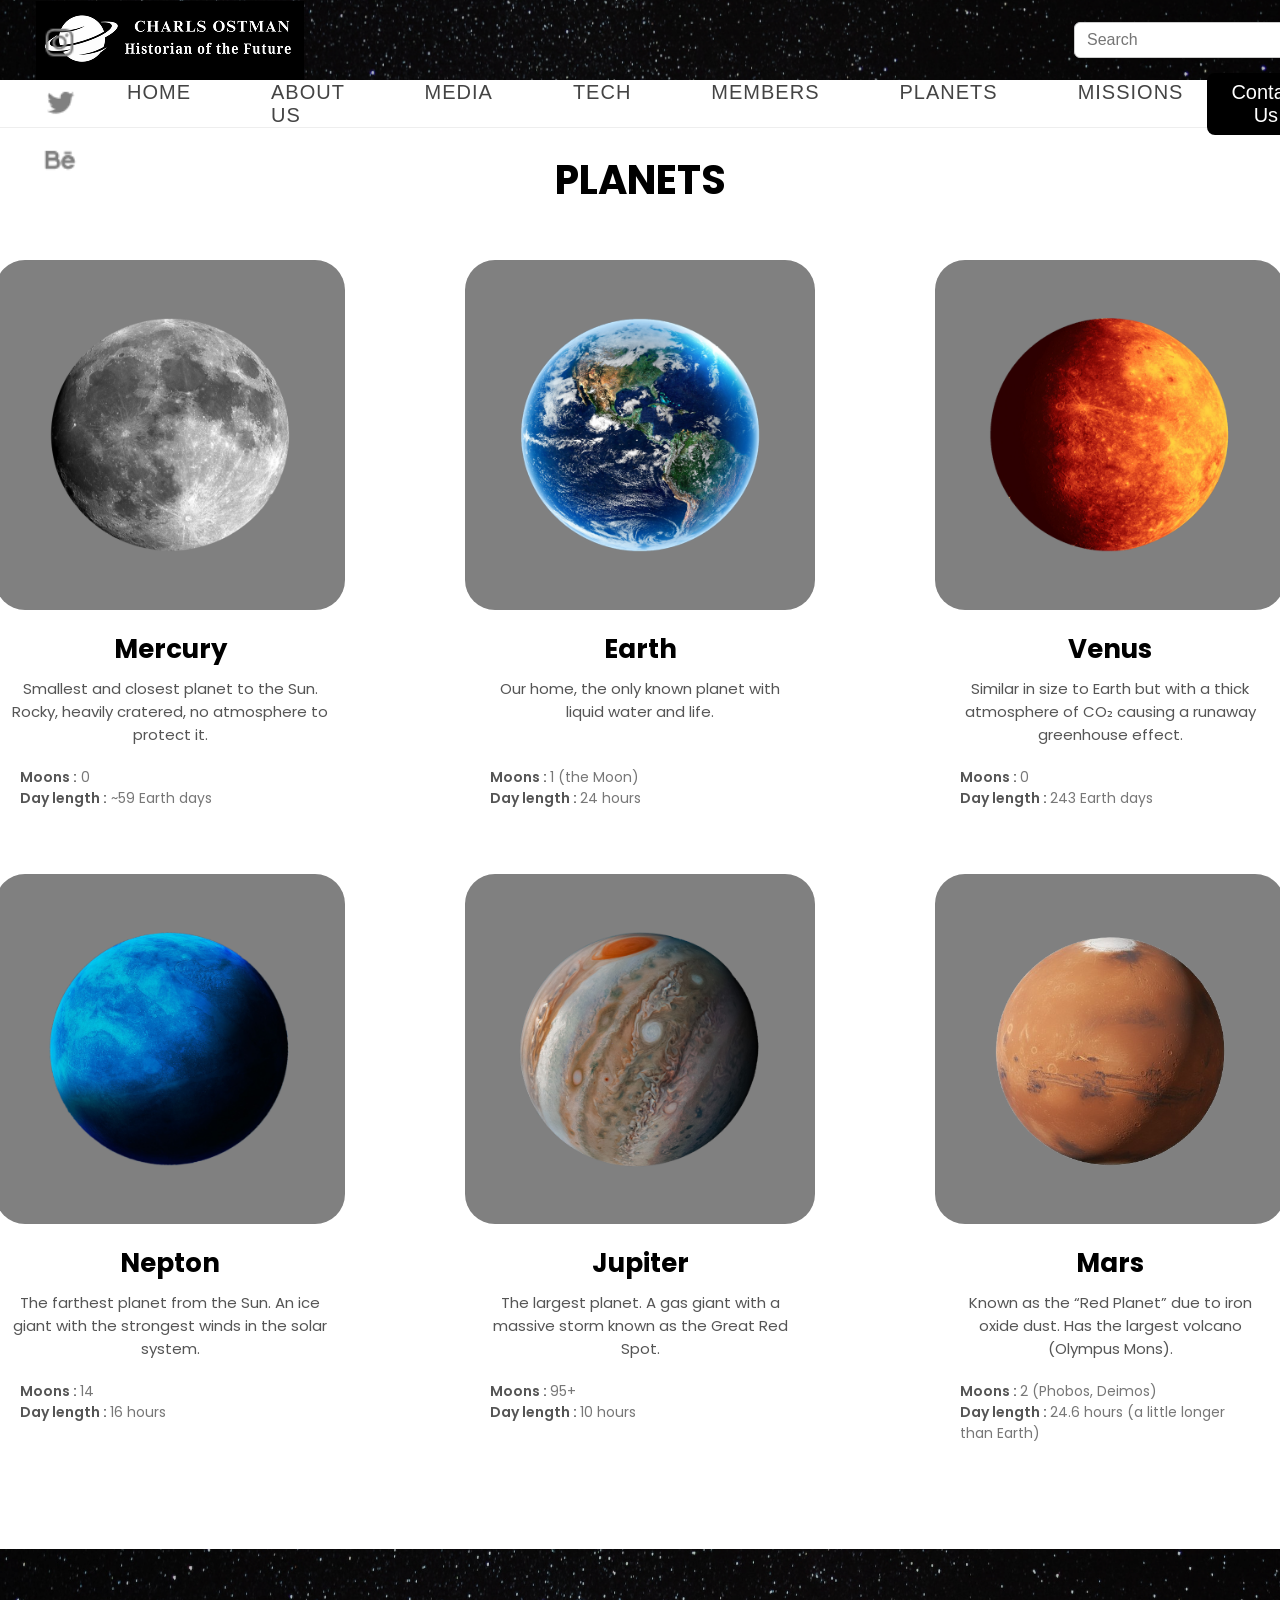
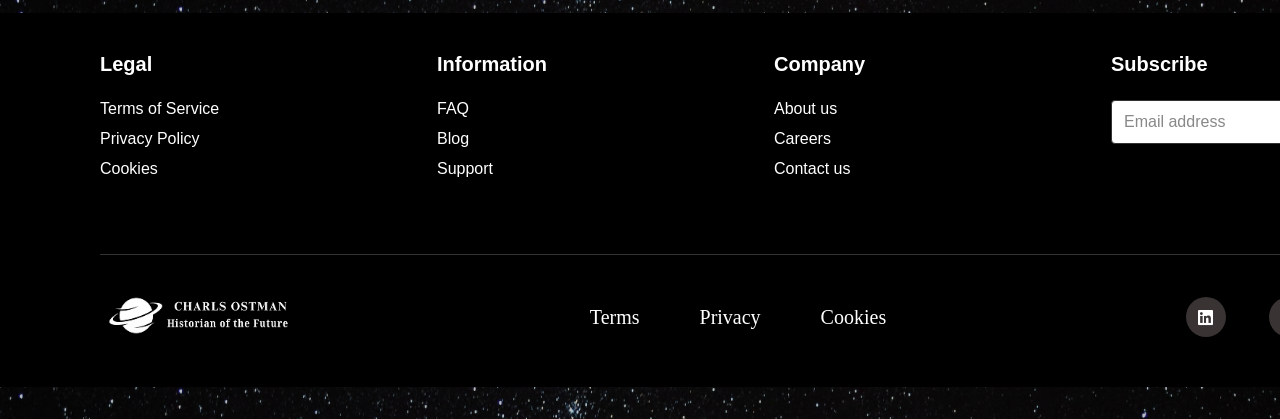
<file: planets.html>
<!DOCTYPE html>
<html lang="en">
<head>
    <meta charset="UTF-8">
    <meta name="viewport" content="width=device-width, initial-scale=1.0">
     <link rel="stylesheet" href="css/style.css">
     <link rel="stylesheet" href="https://cdnjs.cloudflare.com/ajax/libs/font-awesome/6.5.1/css/all.min.css" integrity="sha512-..." crossorigin="anonymous" referrerpolicy="no-referrer" />
     <link rel="preconnect" href="https://fonts.googleapis.com">
     <link rel="preconnect" href="https://fonts.gstatic.com" crossorigin>
     <link href="https://fonts.googleapis.com/css2?family=Poppins:wght@500;600&display=swap" rel="stylesheet">
    <title>Missions</title>
</head>
<body>
     <header>
  <div class="navbar-top">
    <img src="assets/logo.png" alt="logo" class="navbar-logo">
    <div class="navbar-center">
      <input type="text" placeholder="Search" class="navbar-input">
    </div>
    <p class="navbar-lang">English
         <img src="assets/Icon pack.png" alt="arrow" class="navbar-arrow">
    </p>
    <div class="navbar-icons">
      <img src="assets/notification.png" alt="bell" class="navbar-bell">
      <img src="assets/Ellipse 1.png" alt="avatar" class="navbar-ellipse">
    </div>
  </div>

  <div class="navbar-bottom">
    <div class="navbar-social">
      <img src="assets/instagram.png" alt="instagram">
      <img src="assets/twitter.png" alt="twitter">
      <img src="assets/be.png" alt="behance">
    </div>

    <nav class="navbar-menu">
      <a href="index.html">HOME</a>
      <a href="about.html">ABOUT US</a>
      <a href="#">MEDIA</a>
      <a href="#">TECH</a>
      <a href="#">MEMBERS</a>
      <a href="planets.html">PLANETS</a>
      <a href="missions.html">MISSIONS</a>
    </nav>
    <button class="navbar-contact"><a href="contact_us.html">Contact Us</a></button>
  </div>
</header>

<section class="planet-section">
    <h1>PLANETS</h1>

    <div class="planet-grid">

        <div class="planet-card">
            <div class="planet-image-container">
                <img src="assets/moon1.png" alt="Mercury" class="planet-image">
            </div>
            <h3>Mercury</h3>
            <p class="description">Smallest and closest planet to the Sun. Rocky, heavily cratered, no atmosphere to protect it.</p>
            <p class="details">
                <strong>Moons :</strong> 0<br>
                <strong>Day length :</strong> ~59 Earth days
            </p>
        </div>

        <div class="planet-card">
            <div class="planet-image-container">
                <img src="assets/earth.png" alt="Earth" class="planet-image">
            </div>
            <h3>Earth</h3>
            <p class="description">Our home, the only known planet with liquid water and life.</p>
            <p class="details">
                <strong>Moons : </strong> 1 (the Moon) <br>
                <strong>Day length : </strong> 24 hours
            </p>
        </div>

        <div class="planet-card">
            <div class="planet-image-container">
                <img src="assets/venus.png" alt="Venus" class="planet-image">
            </div>
            <h3>Venus</h3>
            <p class="description">Similar in size to Earth but with a thick atmosphere of CO₂ causing a runaway greenhouse effect. </p>
            <p class="details">
                <strong>Moons : </strong> 0 <br>
                <strong>Day length : </strong> 243 Earth days
            </p>
        </div>
        <div class="planet-card">
            <div class="planet-image-container">
                <img src="assets/neptune.png" alt="Nepton" class="planet-image">
            </div>
            <h3>Nepton</h3>
            <p class="description">The farthest planet from the Sun. An ice giant with the strongest winds in the solar system.</p>
            <p class="details">
                <strong>Moons : </strong> 14 <br>
                <strong>Day length : </strong> 16 hours
            </p>
        </div>
        <div class="planet-card">
            <div class="planet-image-container">
                <img src="assets/jupiter.png" alt="Jupiter" class="planet-image">
            </div>
            <h3>Jupiter</h3>
            <p class="description">The largest planet. A gas giant with a massive storm known as the Great Red Spot.</p>
            <p class="details">
                <strong>Moons : </strong> 95+ <br>
                <strong>Day length : </strong> 10 hours
            </p>
        </div>
        <div class="planet-card">
            <div class="planet-image-container">
                <img src="assets/mars.png" alt="Mars" class="planet-image">
            </div>
            <h3>Mars</h3>
            <p class="description">Known as the “Red Planet” due to iron oxide dust. Has the largest volcano (Olympus Mons).</p>
            <p class="details">
                <strong>Moons : </strong>2 (Phobos, Deimos)<br>
                <strong>Day length : </strong>24.6 hours (a little longer than Earth)
            </p>
        </div>
        </div>
</section>

    <footer class="footer">
    <div class="footer-content">
        <div class="footer-columns">
            <div class="footer-column">
                <h3>Legal</h3>
                <ul>
                    <li><a href="#">Terms of Service</a></li>
                    <li><a href="#">Privacy Policy</a></li>
                    <li><a href="#">Cookies</a></li>
                </ul>
            </div>
            <div class="footer-column">
                <h3>Information</h3>
                <ul>
                    <li><a href="#">FAQ</a></li>
                    <li><a href="#">Blog</a></li>
                    <li><a href="#">Support</a></li>
                </ul>
            </div>
            <div class="footer-column">
                <h3>Company</h3>
                <ul>
                    <li><a href="#">About us</a></li>
                    <li><a href="#">Careers</a></li>
                    <li><a href="#">Contact us</a></li>
                </ul>
            </div>

            <div class="footer-column">
                <h3>Subscribe</h3>
                <div class="subscribe-form">
                    <input type="email" placeholder="Email address">
                </div>
            </div>
        </div>

        <div class="footer-bottom">
            <div class="footer-logo">
                <img src="assets/logo.png" alt="Charles Ostman">
            </div>
            <div class="footer-links">
                <a href="#">Terms</a>
                <a href="#">Privacy</a>
                <a href="#">Cookies</a>
            </div>
            <div class="footer-social">
                <span class="footer-social-icon"><i class="fa-brands fa-linkedin"></i></span>
                <span class="footer-social-icon"><i class="fa-brands fa-facebook"></i></span>
                <span class="footer-social-icon"><i class="fa-brands fa-x-twitter"></i></span>
            </div>
        </div>
    </div>
</footer>
</body>

</html>
</file>
<file: css/style.css>
@import url('base.css'); 
@import url('sections.css');

header {
  width: 100%;
  position: fixed;
  top: 0;
  left: 0;
  z-index: 1000;
}

.navbar-top{
    width: 100%; 
    height: 80px;
    background: url(../assets/Footer\ Placeholder.png);
    background-repeat: no-repeat;
    background-position: center;
    background-size: cover;
    display: flex;
    align-items: center; 
    padding: 0 32px; gap: 16px;
}

.error-message {
  color: red;
  font-size: 12px;
  margin-top: 5px;
  display: block;
  min-height: 16px;
}

#agency-filter {
  padding: 8px 12px;
  border: 1px solid #ccc;
  font-size: 14px;
  margin-left: 10px;
  background: white;
  cursor: pointer;
  width: 350px;
  height: 50px;
  font-size: 25px;
  border: 2px solid #000;
}
#year-filter {
  padding: 8px 12px;
  border: 1px solid #ccc;
  font-size: 14px;
  margin-left: 10px;
  background: white;
  cursor: pointer;
  width: 350px;
  height: 50px;
  font-size: 25px;
  border: 2px solid #000;
}
.search-add-mission {
  display: flex;
  justify-content: space-around;
  gap: 10px;
  margin: 0 0 40px 0;
}

#add-form-container{
    display: none; 
    margin: 20px 0; 
    padding: 15px; 
}

.form-input {
  border: 1px solid #ccc;
  padding: 10px;
  border-radius: 6px;
  width: 100%;
  box-sizing: border-box;
  transition: border-color 0.3s ease;
  font-family: inherit;
}

.form-input.error,
textarea.error {
  border-color: red !important;
  box-shadow: 0 0 3px red;
}

.modal{
    display: none;
    position: fixed;
    z-index: 1000;
    left: 0;
    top: 0;
    width: 100%;
    height: 100%;
    background-color: rgba(0, 0, 0, 0.5);
    justify-content: center;
    align-items: center;
}

.modal-content{
    background-color: white;
    padding: 20px;
    border-radius: 10px;
    width: 90%;
    max-width: 500px;
    border: none;
    position: relative;
}

.modal-content h3{
  margin-top: 0;
  color: #1a5fb4;
  text-align: center;
}

.modal-content label {
  display: block;
  margin-top: 12px;
  font-weight: bold;
  color: #333;
}

.new-name,.new-agency,
.new-date,.new-image,
.new-objective{
  width: 100%;
  padding: 8px;
  margin-top: 5px;
  border: 1px solid #ccc;
  border-radius: 5px;
  box-sizing: border-box;
}


.navbar-center { 
    display: flex; 
    align-items: center; 
    margin-right: 12px; 
}
.navbar-input {
    margin-left: 750px; 
    width: 320px; 
    height: 36px; 
    border-radius: 6px;
    border: 1px solid #ccc; 
    padding: 0 36px 0 12px; 
    font-size: 16px;
    background-size: 18px 18px;
}
.navbar_favorit_btn{
    display: flex;
    align-items: center;
    gap: 3px;
     width: 80px;
     height: 45px;
     background: none;
     border: 2px solid #fff;
     border-radius: 10px;
     padding: 0 20px 0 0 ;
}

.fav-top {
  display: flex;
  justify-content: space-between;
  align-items: center;
  padding: 15px 20px;
  background: #1a1a2e;
  color: white;
}

.fav-top h3 {
  font-family: 'Poppins', sans-serif;
  font-weight: 100;  
  margin: 0;
  font-size: 1.6rem;
  letter-spacing: 0.5px;
}
.fav-bt {
  background: none;
  border: none;
  font-size: 1.4rem;
  cursor: pointer;
  width: 36px;
  height: 36px;
  display: flex;
  align-items: center;
  justify-content: center;
  border-radius: 50%;
  transition: 0.2s
}
.fav-bt img{
    width: 36px;
    height: 36px;
}
.fav-mis {
  height: 500px;
  overflow-y: auto;
  padding: 10px;
}
.fav-mission-item {
  height: 270px;  
  display: flex;
  align-items: center;
  padding: 10px;
  border-bottom: 1px solid #eee;
  transition: 0.2s;
}
.fav-mission-item img {
  width: 320px;
  height: 170px;
  border-radius: 8px;
  margin-right: 12px;
}

.fav-mission-item h4 {
  margin: 0 0 4px 0;
  font-size: 1.1rem;
  font-weight: 600;
  color: #1a1a2e;
}

.fav-mission-item p {
  margin: 0;
  font-size: 0.9rem;
  color: #666;
}



.fav-mis p {
  text-align: center;
  color: #999;
  font-style: italic;
  padding: 30px 20px;
  margin: 0;
}

.navbar_favorit_btn {
  position: relative;
  background: none;
  border: none;
  cursor: pointer;
  display: flex;
  align-items: center;
  gap: 5px;
  padding: 8px;
}

.navbar_favorit_btn img {
  width: 24px;
  height: 24px;
}

.icons-btns{
    display: flex;
    flex-direction: row;
}
#favBtn-num {
  color: white;
  width: 25px;
  height: 25px;
  font-size: 25px;
  display: flex;
  align-items: center;
  justify-content: center;
  font-weight: bold;
}

.favorit_missions_card {
  display: none;
  position: absolute;
  top: 70px;
  right: 20px;
  width: 800px;
  height: fit-content;
  background: white;
  border-radius: 12px;
  box-shadow: 0 10px 30px rgba(0,0,0,0.2);
  z-index: 1000;
  overflow: hidden;
  font-family: 'Poppins', sans-serif;
}

.navbar_favorit_btn img{
     width: 40px;
     height: 40px;
     
}


.arrow { 
    font-size: 12px; 
    margin-left: 4px; 
}
.navbar-icons { 
    display: flex; 
    align-items: center;
    gap: 8px; 
}

.navbar-star { 
    width: 40px; 
    height: 40px; 
    margin-left: 8px; 
}
.navbar-ellipse { 
    height: 36px; 
    width: 36px; 
    border-radius: 50%; 
    margin-left: 40px; 
    border: 2px solid #fff; 
}

.navbar-bottom {
    width: 100%; 
    height: 48px; 
    background: #fff; 
    display: flex;
    align-items: center; 
    padding: 0 32px; 
    gap: 24px; 
    box-sizing: border-box;
    border-bottom: 1px solid #eee;
}
.navbar-social img { 
    width: 55px;
    height: 55px; 
    margin-right: 16px; 
}
.navbar-menu { 
    display: flex; 
    gap: 80px; 
    flex: 1; 
    justify-content: center; }
.navbar-menu a { 
    font-family: 'Roboto', sans-serif;
    color: #444; 
    text-decoration: none; 
    font-size: 20px; 
    font-weight: 500; 
    letter-spacing: 1px;
}

.footer {
    background-image: url(../assets/Footer\ Placeholder.png); 
    color: white;
    padding: 64px 0 32px 0;
}
.footer-content { 
    background-color: #000;
    width: 1500px; 
    margin: 0 auto;
    padding: 40px 100px; 
}
.footer-columns { 
    display: grid; 
    grid-template-columns: repeat(4, 1fr); 
    gap: 48px; 
    margin-bottom: 64px; 
}
.footer-column h3 {
    font-family: 'Roboto', sans-serif;  
    color: white; 
    font-size: 20px; 
    margin-bottom: 24px; 
    font-weight: 600; 
}
.footer-column ul {
    font-family: 'Roboto', sans-serif;  
    list-style: none; 
    padding: 0; 
    margin: 0; 
}
.footer-column ul li { 
    margin-bottom: 12px; 
}
.footer-column ul li a { 
    color: #fff; 
    text-decoration: none; 
    font-size: 16px; 
    transition: color 0.2s;
 }
.footer-column ul li a:hover { 
    color: white; 
}
.subscribe-form input {
    width: 100%; 
    padding: 12px; 
    border: 1px solid #333; 
    border-radius: 4px;
    background: #fff; 
    color: #000; 
    font-size: 16px;
}
.subscribe-form input::placeholder { 
    color: #888; 
}
.footer-bottom { 
    padding-top: 32px; 
    border-top: 1px solid #333; 
    display: flex; 
    justify-content: space-between; 
    align-items: center;
 }
.footer-logo { 
    display: flex; 
    align-items: center; 
    gap: 12px; 
}
.footer-logo img { 
    height: 60px;
    width: 200px;
}
.footer-links { 
    display: flex; 
    gap: 60px; 
}
.footer-links a { 
    color: #fff; 
    text-decoration: none; 
    font-size: 20px; 
}
.footer-social { 
    display: flex; 
    gap: 25px; 
}

.footer-social-icon {
    background: #393333; 
    color: #ffffff; 
    border-radius: 50%; 
    width: 40px; 
    height: 40px;
    display: flex; 
    align-items: center; 
    justify-content: center; 
    font-size: 17px; 
    margin: 0 8px 0px 10px;
}

.contact-section-success {
  margin: 200px 0 80px 450px;
  display: flex; 
  flex-direction: column; 
  justify-content: center;
  align-items: center;
  width: 850px; 
  height: 300px;
  border-radius: 20px;
  overflow: hidden; 
  box-shadow: 0 10px 30px rgba(0, 0, 0, 0.3); 
  background: #fff;
}

.contact-success {
  font-family: 'Poppins', sans-serif;
  background-color: #000; 
  color: #fff; 
  font-size: 22px;
  font-weight: 500;
  padding: 20px 40px;
  border-radius: 15px;
  margin-bottom: 50px;
  text-align: center;
}
.done-btn {
  background-color: #fff; 
  color: #000; 
  padding: 12px 30px;
  font-size: 18px;
  font-weight: 500;
  cursor: pointer;
  border: 1px solid #000; 
  border-radius: 10px;
  transition: 0.3s;
}
.done-btn a{
    text-decoration: none;
    color: #000;
}

.done-btn:hover {
  background-color: #000;
  color: #fff;
}

.feature-grow-title{
    text-align: center;
    font-size: 35px;
    margin-bottom: 70px;
}

.feature-growers {
    display: flex;
    justify-content: center;
    max-width: 1200px; 
    margin: 0 auto; 
    gap: 30px; 
}
.feature-grower img{
display: block;
margin: 0 auto;
}

.feature-grower h4 {
    text-align: center;
    color: #000; 
    font-size: 20px; 
    margin: 10px 0; 
    font-weight: 600; 
}

.feature-grower p {
    list-style: none;
    padding: 0 40px 0 40px;
    margin-bottom: 70px;     
}

.error-message {
  display: none;
  color: #e63946;
  font-size: 14px;
  font-family: 'Poppins', sans-serif;
  margin-top: 6px;
  min-height: 20px;
}

.form-input.error,
textarea.error {
  border-bottom: 2px solid #e63946 !important;
}

.form-input:focus,
textarea:focus {
  outline: none;
  border-bottom: 2px solid #1a1a1a;
}

.form-input.error:focus,
textarea.error:focus {
  border-bottom: 2px solid #e63946 !important;
}

@media (max-width: 768px) {
    .footer-columns { 
        grid-template-columns: repeat(2, 1fr); 
    }
    .footer-bottom { 
        flex-direction: column; 
        gap: 24px; 
        text-align: center; 
    }
}
</file>
